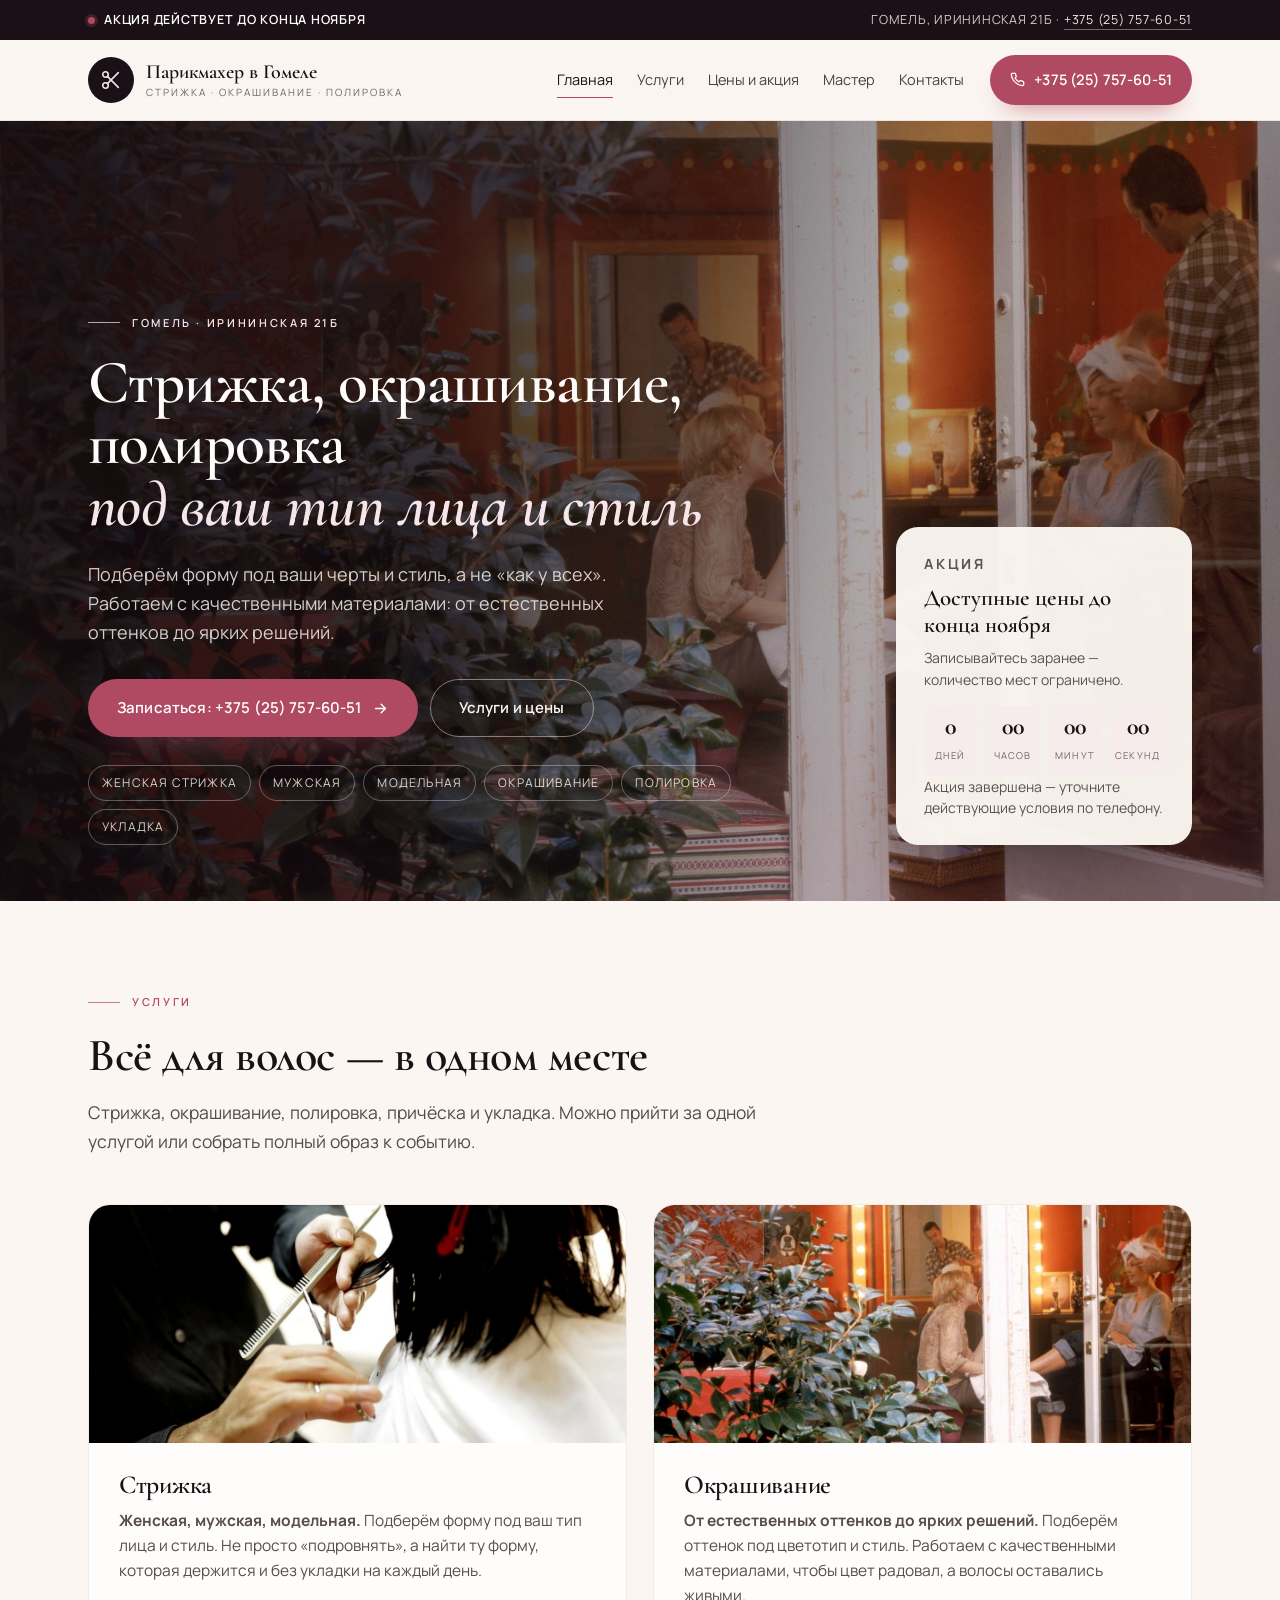
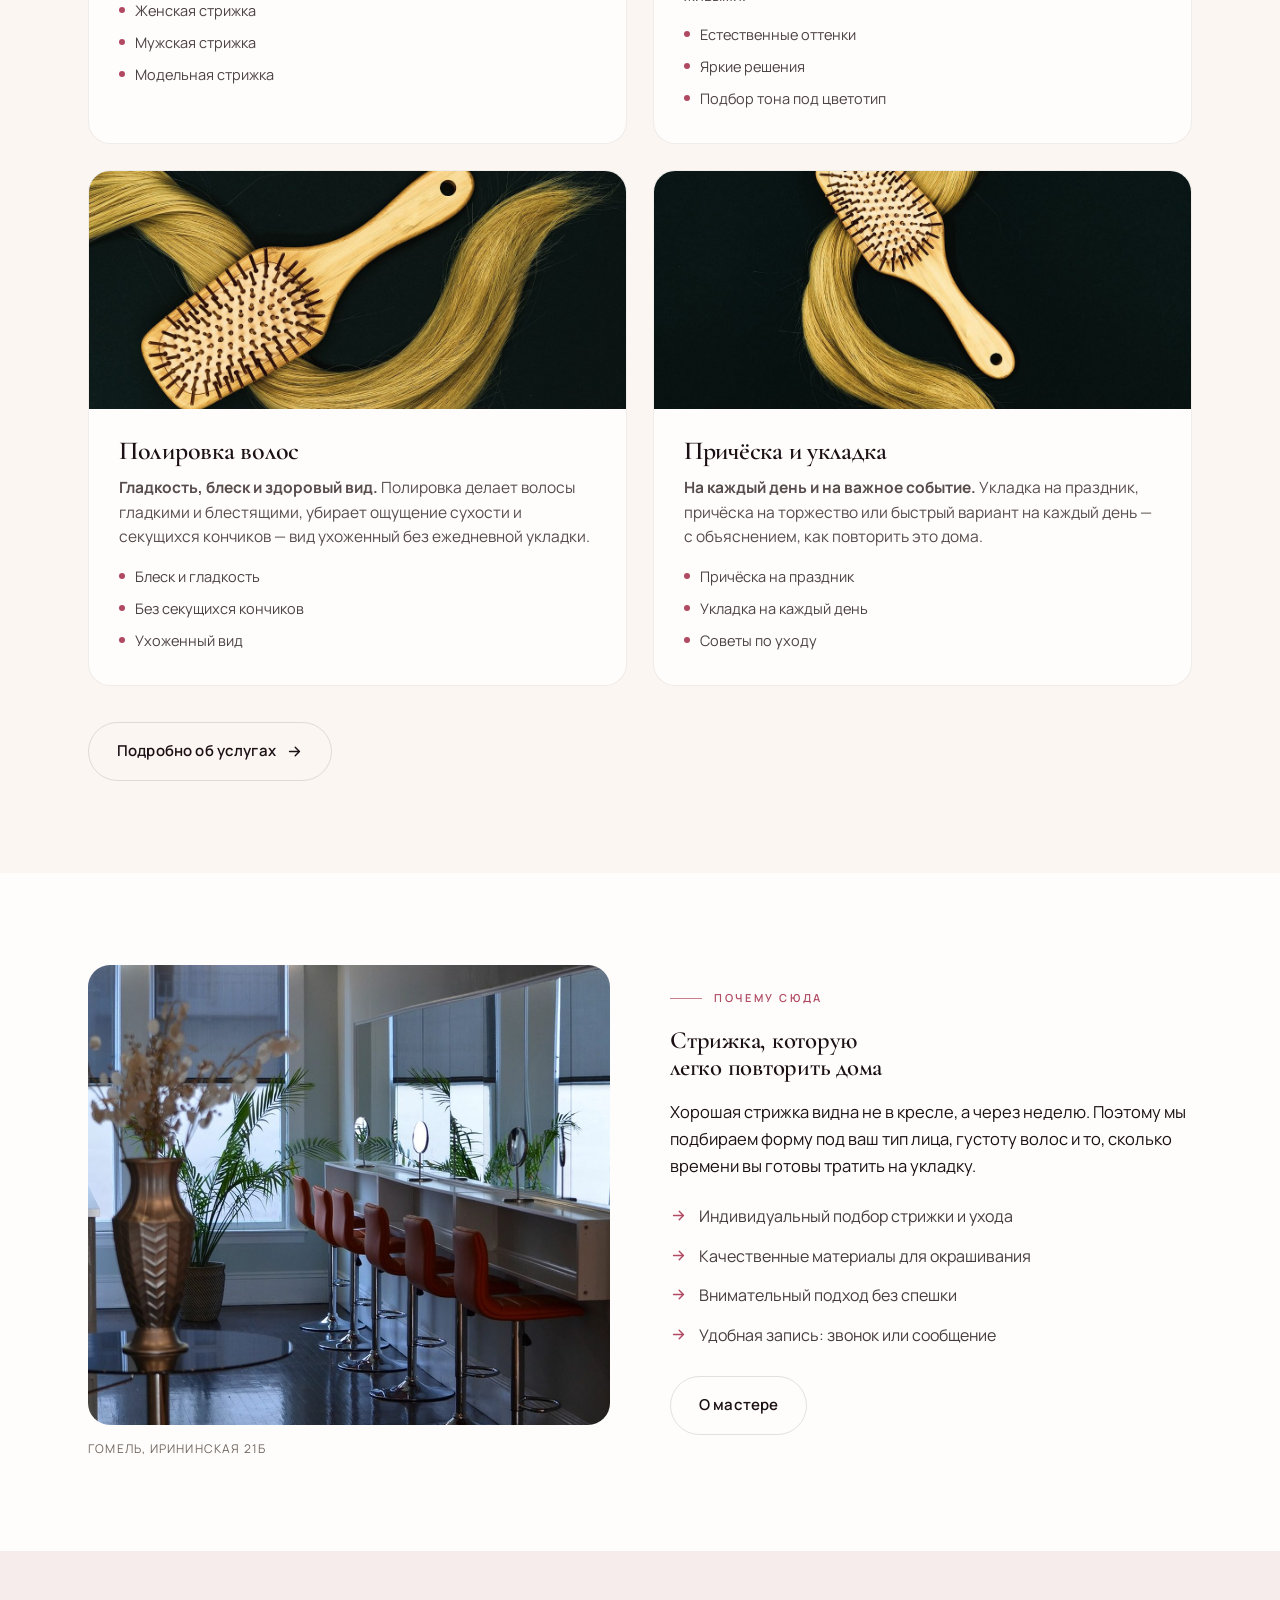
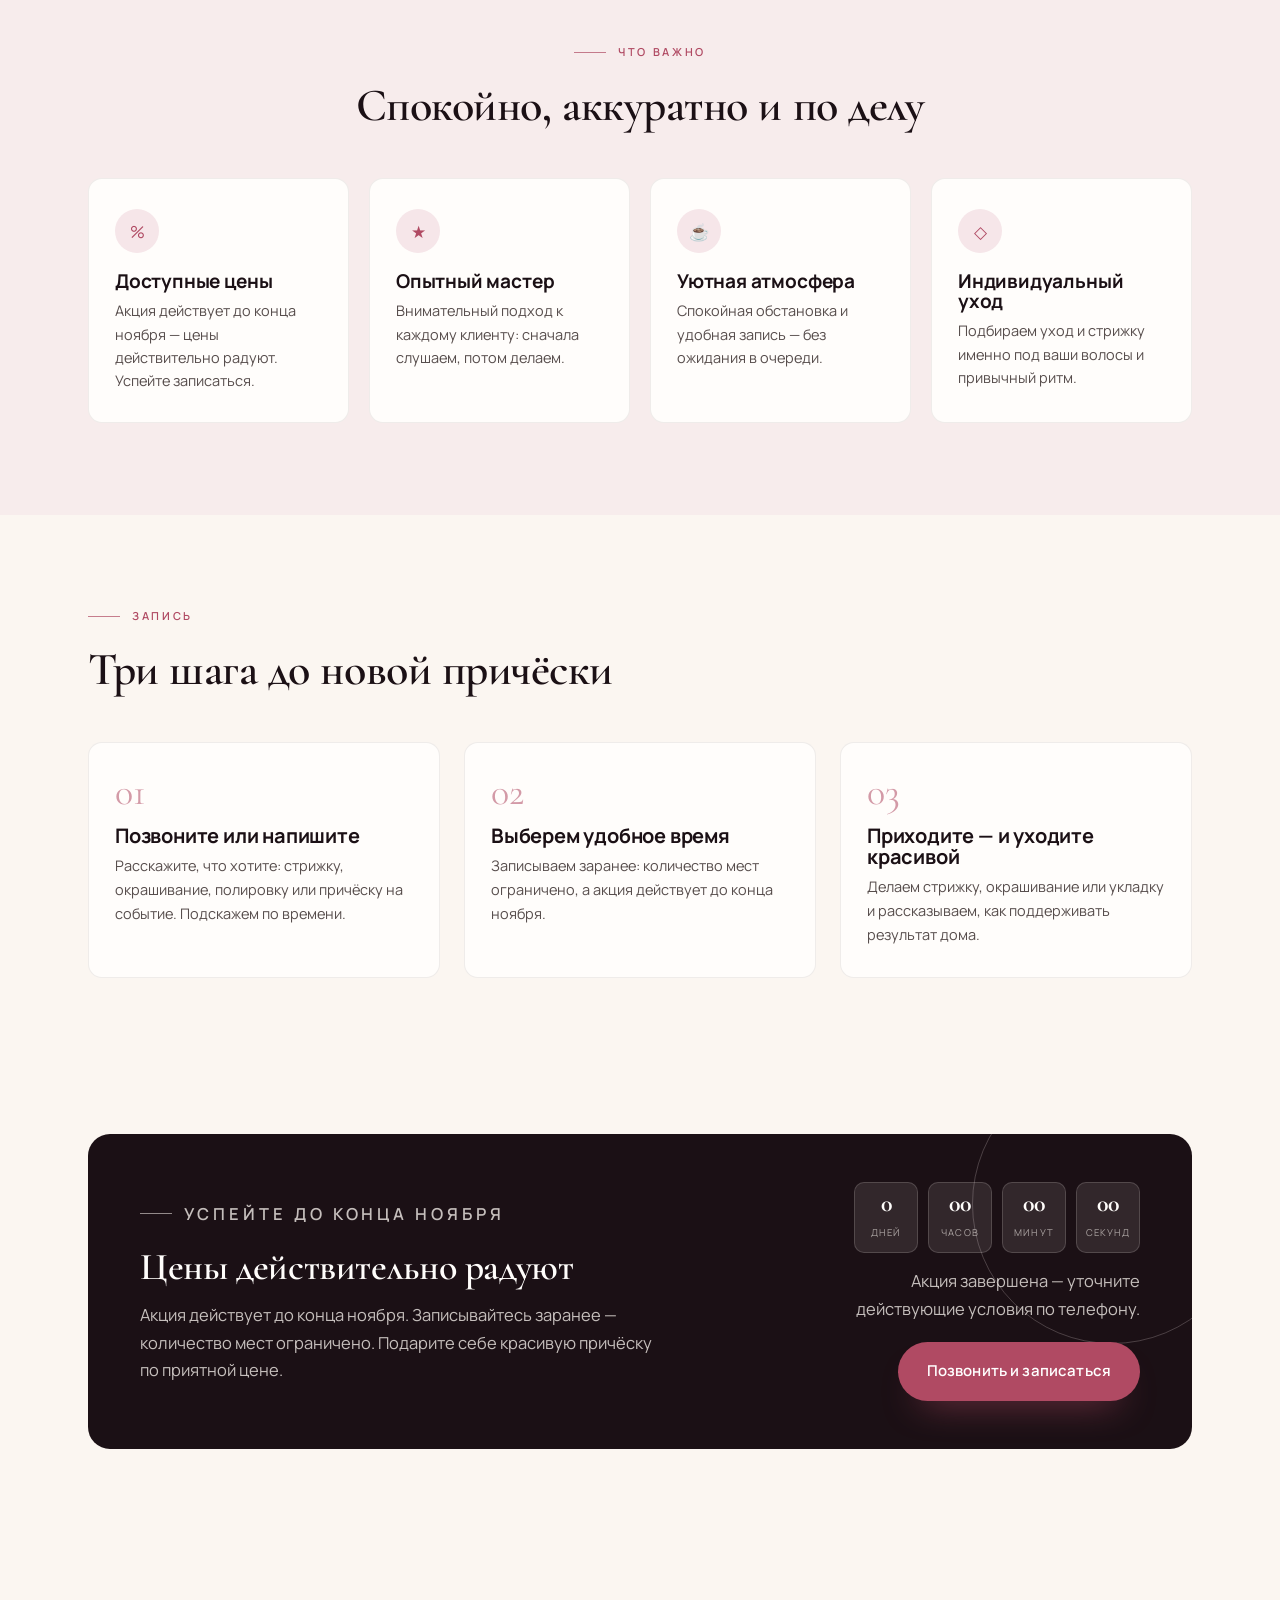
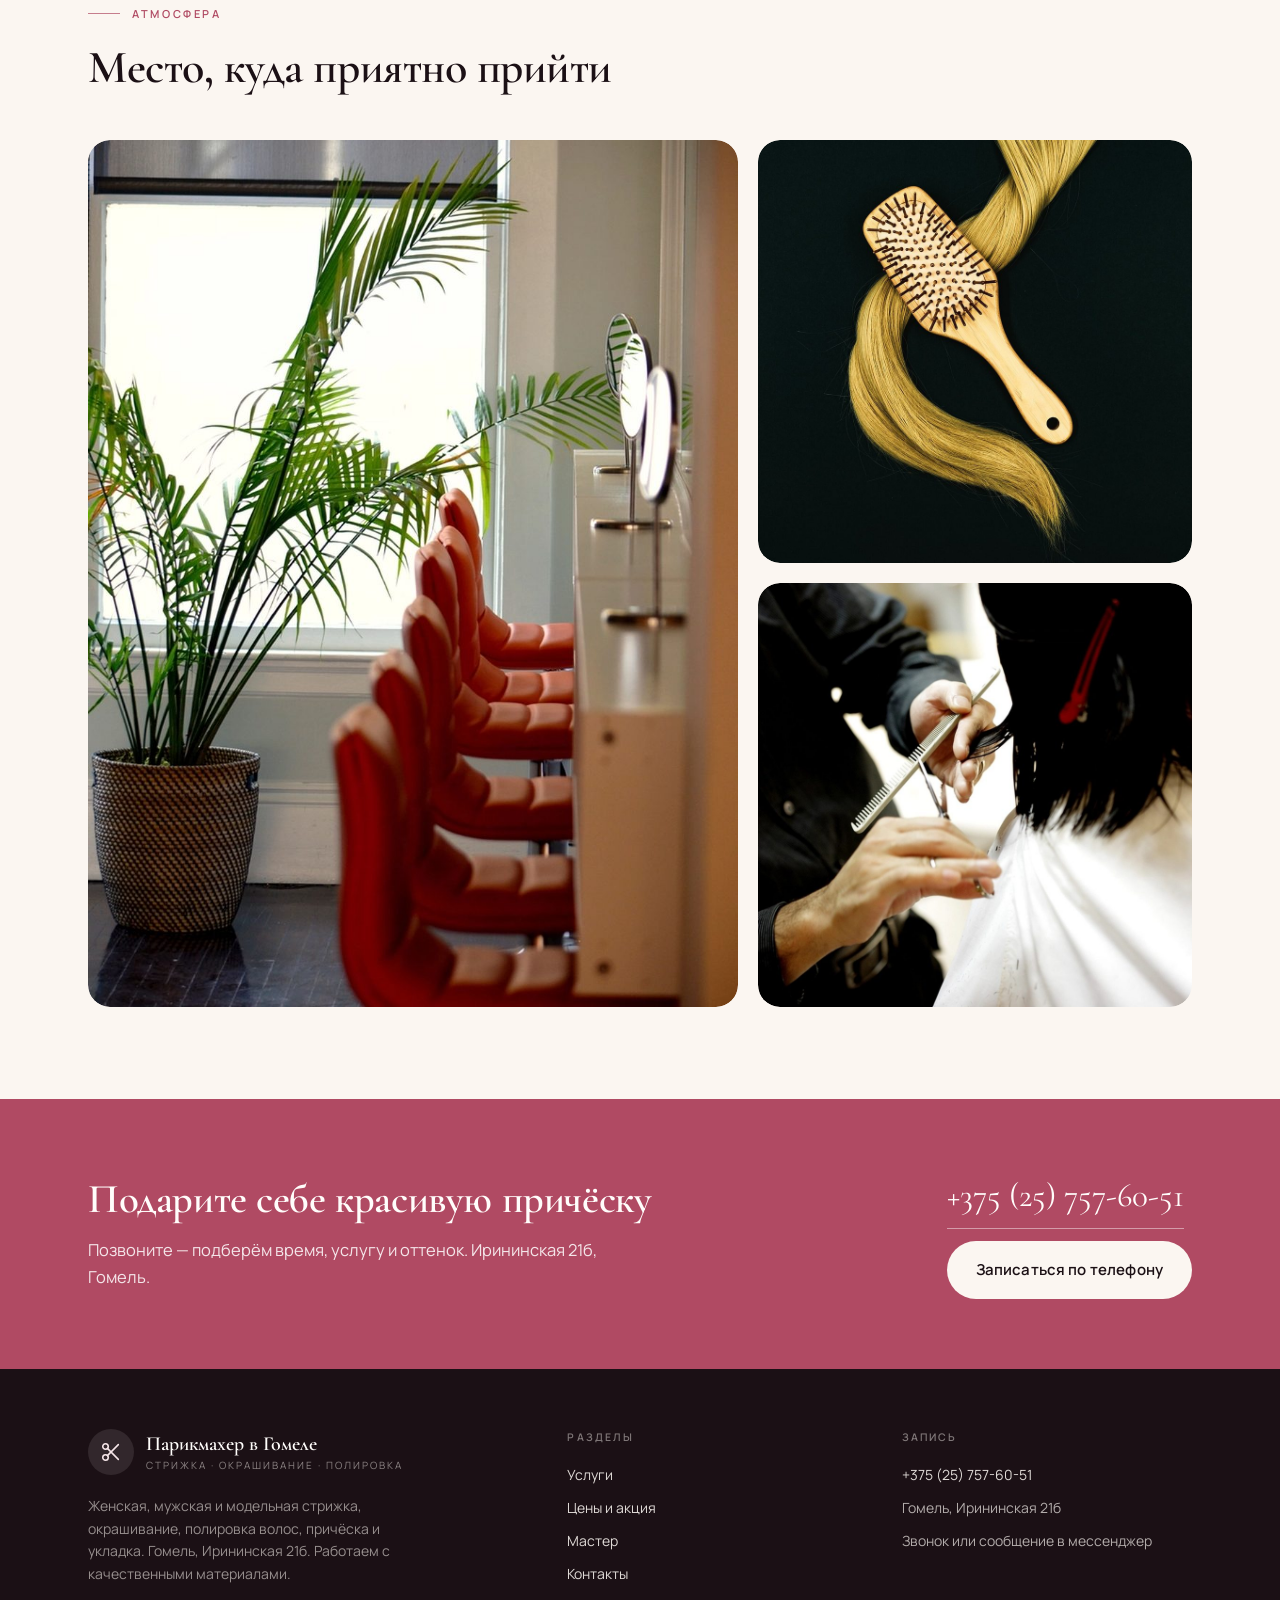
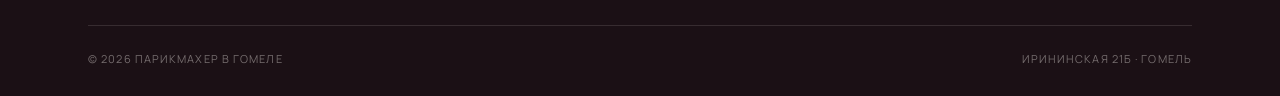
<file: index.html>
<!DOCTYPE html>
<html lang="ru">
<head>
<meta charset="utf-8">
<meta name="viewport" content="width=device-width, initial-scale=1">
<title>Стрижка, окрашивание, полировка в Гомеле | Ирининская 21б</title>
<meta name="description" content="Парикмахер в Гомеле: женская, мужская и модельная стрижка, окрашивание, полировка волос, причёска и укладка. Акция до конца ноября. Ирининская 21б, +375 (25) 757-60-51.">
<meta name="theme-color" content="#1b1015">
<link rel="canonical" href="index.html">
<meta property="og:type" content="website">
<meta property="og:title" content="Стрижка, окрашивание, полировка в Гомеле">
<meta property="og:description" content="Парикмахер в Гомеле: женская, мужская и модельная стрижка, окрашивание, полировка волос, причёска и укладка. Акция до конца ноября. Ирининская 21б, +375 (25) 757-60-51.">
<meta property="og:image" content="assets/img/og.jpg">
<meta property="og:locale" content="ru_BY">
<link rel="icon" href="assets/favicon.svg" type="image/svg+xml">
<link rel="preconnect" href="https://fonts.googleapis.com">
<link rel="preconnect" href="https://fonts.gstatic.com" crossorigin>
<link href="https://fonts.googleapis.com/css2?family=Cormorant+Garamond:ital,wght@0,500;0,600;1,500&family=Manrope:wght@400;500;600;700&display=swap" rel="stylesheet">
<link rel="stylesheet" href="assets/css/style.css">
</head>
<body data-page="home">
<a class="skip" href="#main">Перейти к содержимому</a>

<div class="promo-strip">
  <div class="wrap">
    <div><span class="promo-strip__dot"></span><b>Акция действует до конца ноября</b></div>
    <div class="promo-strip__hide">Гомель, Ирининская 21б · <a href="tel:+375257576051">+375 (25) 757-60-51</a></div>
  </div>
</div>

<header class="site-header">
  <div class="wrap">
    <a class="brand" href="index.html" aria-label="На главную">
      <span class="brand__mark"><svg width="22" height="22" viewBox="0 0 24 24" fill="none" stroke="currentColor" stroke-width="1.7" stroke-linecap="round" stroke-linejoin="round" aria-hidden="true"><circle cx="6" cy="18" r="3"/><circle cx="6" cy="6" r="3"/><path d="M8.1 15.9 20 4M8.1 8.1 20 20"/></svg></span>
      <span class="brand__text">
        <span class="brand__name">Парикмахер в Гомеле</span>
        <span class="brand__sub">стрижка · окрашивание · полировка</span>
      </span>
    </a>

    <nav class="nav" id="main-nav" aria-label="Основное меню">
      <a href="index.html" aria-current="page">Главная</a>
      <a href="uslugi.html">Услуги</a>
      <a href="ceny.html">Цены и акция</a>
      <a href="o-mastere.html">Мастер</a>
      <a href="kontakty.html">Контакты</a>
    </nav>

    <a class="header-phone" href="tel:+375257576051">
      <svg width="15" height="15" viewBox="0 0 24 24" fill="none" stroke="currentColor" stroke-width="2" stroke-linecap="round" stroke-linejoin="round" aria-hidden="true"><path d="M22 16.9v3a2 2 0 0 1-2.2 2 19.8 19.8 0 0 1-8.6-3.1 19.5 19.5 0 0 1-6-6A19.8 19.8 0 0 1 2.1 4.2 2 2 0 0 1 4.1 2h3a2 2 0 0 1 2 1.7c.1.9.4 1.8.7 2.6a2 2 0 0 1-.5 2.1L8.1 9.6a16 16 0 0 0 6 6l1.2-1.2a2 2 0 0 1 2.1-.5c.8.3 1.7.6 2.6.7a2 2 0 0 1 1.7 2Z"/></svg>
      +375 (25) 757-60-51
    </a>

    <button class="burger" type="button" aria-label="Меню" aria-expanded="false" aria-controls="main-nav">
      <span></span>
    </button>
  </div>
</header>

<main id="main">

  <section class="hero">
    <div class="hero__bg">
      <img src="assets/img/hero.jpg" width="1920" height="1180" alt="Работа с волосами в парикмахерском зале" fetchpriority="high">
    </div>
    <div class="wrap">
      <div class="hero__inner">
        <p class="eyebrow eyebrow--light">Гомель · Ирининская 21б</p>
        <h1>Стрижка, окрашивание, полировка <em>под ваш тип лица и стиль</em></h1>
        <p class="hero__lead">Подберём форму под ваши черты и стиль, а не «как у всех». Работаем с качественными материалами: от естественных оттенков до ярких решений.</p>
        <div class="hero__actions">
          <a class="btn btn--primary" href="tel:+375257576051">Записаться: +375 (25) 757-60-51 <svg width="17" height="17" viewBox="0 0 24 24" fill="none" stroke="currentColor" stroke-width="2" stroke-linecap="round" stroke-linejoin="round" aria-hidden="true"><path d="M5 12h14M13 6l6 6-6 6"/></svg></a>
          <a class="btn btn--ghost" href="uslugi.html">Услуги и цены</a>
        </div>
        <div class="hero__chips">
          <span>Женская стрижка</span>
          <span>Мужская</span>
          <span>Модельная</span>
          <span>Окрашивание</span>
          <span>Полировка</span>
          <span>Укладка</span>
        </div>
      </div>

      <aside class="promo-card">
        <p class="promo-card__label">Акция</p>
        <b>Доступные цены до конца ноября</b>
        <p>Записывайтесь заранее — количество мест ограничено.</p>
        <div class="countdown" data-countdown>
              <div><strong data-d>0</strong><small>дней</small></div>
              <div><strong data-h>00</strong><small>часов</small></div>
              <div><strong data-m>00</strong><small>минут</small></div>
              <div><strong data-s>00</strong><small>секунд</small></div>
            </div>
        <p data-expired hidden>Акция завершена — уточните действующие условия по телефону.</p>
      </aside>
    </div>
  </section>

  <section class="section">
    <div class="wrap">
      <div class="section__head reveal">
        <p class="eyebrow">Услуги</p>
        <h2>Всё для волос — в одном месте</h2>
        <p class="lead">Стрижка, окрашивание, полировка, причёска и укладка. Можно прийти за одной услугой или собрать полный образ к событию.</p>
      </div>
      <div class="services">
        <article class="service reveal">
          <div class="service__media"><img src="assets/img/usl-strizhka.jpg" width="1200" height="900" alt="Стрижка" loading="lazy"></div>
          <div class="service__body">
            <h3>Стрижка</h3>
            <p><strong>Женская, мужская, модельная.</strong> Подберём форму под ваш тип лица и стиль. Не просто «подровнять», а найти ту форму, которая держится и без укладки на каждый день.</p>
            <ul><li>Женская стрижка</li><li>Мужская стрижка</li><li>Модельная стрижка</li></ul>
          </div>
        </article>
        <article class="service reveal">
          <div class="service__media"><img src="assets/img/usl-okrashivanie.jpg" width="1200" height="900" alt="Окрашивание" loading="lazy"></div>
          <div class="service__body">
            <h3>Окрашивание</h3>
            <p><strong>От естественных оттенков до ярких решений.</strong> Подберём оттенок под цветотип и стиль. Работаем с качественными материалами, чтобы цвет радовал, а волосы оставались живыми.</p>
            <ul><li>Естественные оттенки</li><li>Яркие решения</li><li>Подбор тона под цветотип</li></ul>
          </div>
        </article>
        <article class="service reveal">
          <div class="service__media"><img src="assets/img/usl-polirovka.jpg" width="1200" height="900" alt="Полировка волос" loading="lazy"></div>
          <div class="service__body">
            <h3>Полировка волос</h3>
            <p><strong>Гладкость, блеск и здоровый вид.</strong> Полировка делает волосы гладкими и блестящими, убирает ощущение сухости и секущихся кончиков — вид ухоженный без ежедневной укладки.</p>
            <ul><li>Блеск и гладкость</li><li>Без секущихся кончиков</li><li>Ухоженный вид</li></ul>
          </div>
        </article>
        <article class="service reveal">
          <div class="service__media"><img src="assets/img/usl-ukladka.jpg" width="1200" height="900" alt="Причёска и укладка" loading="lazy"></div>
          <div class="service__body">
            <h3>Причёска и укладка</h3>
            <p><strong>На каждый день и на важное событие.</strong> Укладка на праздник, причёска на торжество или быстрый вариант на каждый день — с объяснением, как повторить это дома.</p>
            <ul><li>Причёска на праздник</li><li>Укладка на каждый день</li><li>Советы по уходу</li></ul>
          </div>
        </article>
      </div>
      <div class="hero__actions" style="margin-top:36px">
        <a class="btn btn--outline" href="uslugi.html">Подробно об услугах <svg width="17" height="17" viewBox="0 0 24 24" fill="none" stroke="currentColor" stroke-width="2" stroke-linecap="round" stroke-linejoin="round" aria-hidden="true"><path d="M5 12h14M13 6l6 6-6 6"/></svg></a>
      </div>
    </div>
  </section>

  <section class="section section--paper">
    <div class="wrap">
      <div class="split">
        <div class="split__media reveal">
          <img src="assets/img/salon.jpg" width="1200" height="850" alt="Рабочее место парикмахера: кресло и зеркало">
          <p class="split__caption">Гомель, Ирининская 21б</p>
        </div>
        <div class="reveal">
          <p class="eyebrow">Почему сюда</p>
          <h2>Стрижка, которую<br>легко повторить дома</h2>
          <p class="lead" style="margin-top:18px">Хорошая стрижка видна не в кресле, а через неделю. Поэтому мы подбираем форму под ваш тип лица, густоту волос и то, сколько времени вы готовы тратить на укладку.</p>
          <ul class="checks" style="margin-top:24px">
            <li><svg width="17" height="17" viewBox="0 0 24 24" fill="none" stroke="currentColor" stroke-width="2" stroke-linecap="round" stroke-linejoin="round" aria-hidden="true"><path d="M5 12h14M13 6l6 6-6 6"/></svg> Индивидуальный подбор стрижки и ухода</li>
            <li><svg width="17" height="17" viewBox="0 0 24 24" fill="none" stroke="currentColor" stroke-width="2" stroke-linecap="round" stroke-linejoin="round" aria-hidden="true"><path d="M5 12h14M13 6l6 6-6 6"/></svg> Качественные материалы для окрашивания</li>
            <li><svg width="17" height="17" viewBox="0 0 24 24" fill="none" stroke="currentColor" stroke-width="2" stroke-linecap="round" stroke-linejoin="round" aria-hidden="true"><path d="M5 12h14M13 6l6 6-6 6"/></svg> Внимательный подход без спешки</li>
            <li><svg width="17" height="17" viewBox="0 0 24 24" fill="none" stroke="currentColor" stroke-width="2" stroke-linecap="round" stroke-linejoin="round" aria-hidden="true"><path d="M5 12h14M13 6l6 6-6 6"/></svg> Удобная запись: звонок или сообщение</li>
          </ul>
          <div class="hero__actions" style="margin-top:28px">
            <a class="btn btn--outline" href="o-mastere.html">О мастере</a>
          </div>
        </div>
      </div>
    </div>
  </section>

  <section class="section section--blush">
    <div class="wrap">
      <div class="section__head section__head--center reveal">
        <p class="eyebrow">Что важно</p>
        <h2>Спокойно, аккуратно и по делу</h2>
      </div>
      <div class="features">
        <article class="feature reveal">
          <div class="feature__icon">%</div>
          <h3>Доступные цены</h3>
          <p>Акция действует до конца ноября — цены действительно радуют. Успейте записаться.</p>
        </article>
        <article class="feature reveal">
          <div class="feature__icon">★</div>
          <h3>Опытный мастер</h3>
          <p>Внимательный подход к каждому клиенту: сначала слушаем, потом делаем.</p>
        </article>
        <article class="feature reveal">
          <div class="feature__icon">☕</div>
          <h3>Уютная атмосфера</h3>
          <p>Спокойная обстановка и удобная запись — без ожидания в очереди.</p>
        </article>
        <article class="feature reveal">
          <div class="feature__icon">◇</div>
          <h3>Индивидуальный уход</h3>
          <p>Подбираем уход и стрижку именно под ваши волосы и привычный ритм.</p>
        </article>
      </div>
    </div>
  </section>

  <section class="section">
    <div class="wrap">
      <div class="section__head reveal">
        <p class="eyebrow">Запись</p>
        <h2>Три шага до новой причёски</h2>
      </div>
      <div class="steps reveal">
        <article class="step">
          <span class="step__num">01</span>
          <h3>Позвоните или напишите</h3>
          <p>Расскажите, что хотите: стрижку, окрашивание, полировку или причёску на событие. Подскажем по времени.</p>
        </article>
        <article class="step">
          <span class="step__num">02</span>
          <h3>Выберем удобное время</h3>
          <p>Записываем заранее: количество мест ограничено, а акция действует до конца ноября.</p>
        </article>
        <article class="step">
          <span class="step__num">03</span>
          <h3>Приходите — и уходите красивой</h3>
          <p>Делаем стрижку, окрашивание или укладку и рассказываем, как поддерживать результат дома.</p>
        </article>
      </div>
    </div>
  </section>

  <section class="section section--tight">
    <div class="wrap">
      <div class="promoband reveal">
        <div>
          <p class="eyebrow eyebrow--light">Успейте до конца ноября</p>
          <h3>Цены действительно радуют</h3>
          <p>Акция действует до конца ноября. Записывайтесь заранее — количество мест ограничено. Подарите себе красивую причёску по приятной цене.</p>
        </div>
        <div class="promoband__right">
          <div class="countdown" data-countdown>
              <div><strong data-d>0</strong><small>дней</small></div>
              <div><strong data-h>00</strong><small>часов</small></div>
              <div><strong data-m>00</strong><small>минут</small></div>
              <div><strong data-s>00</strong><small>секунд</small></div>
            </div>
          <p data-expired hidden style="margin-top:14px">Акция завершена — уточните действующие условия по телефону.</p>
          <div style="margin-top:20px">
            <a class="btn btn--primary" href="tel:+375257576051">Позвонить и записаться</a>
          </div>
        </div>
      </div>
    </div>
  </section>

  <section class="section">
    <div class="wrap">
      <div class="section__head reveal">
        <p class="eyebrow">Атмосфера</p>
        <h2>Место, куда приятно прийти</h2>
      </div>
      <div class="gallery reveal">
        <figure><img src="assets/img/salon-2.jpg" width="900" height="1200" alt="Интерьер парикмахерского зала" loading="lazy"></figure>
        <div class="gallery__col">
          <figure><img src="assets/img/usl-ukladka.jpg" width="1200" height="900" alt="Укладка волос" loading="lazy"></figure>
          <figure><img src="assets/img/usl-strizhka.jpg" width="1200" height="900" alt="Стрижка в зале" loading="lazy"></figure>
        </div>
      </div>
    </div>
  </section>

  <section class="cta">
    <div class="wrap">
      <div>
        <h2>Подарите себе красивую причёску</h2>
        <p>Позвоните — подберём время, услугу и оттенок. Ирининская 21б, Гомель.</p>
      </div>
      <div class="cta__actions">
        <a class="cta__phone" href="tel:+375257576051">+375 (25) 757-60-51</a>
        <a class="btn btn--light" href="tel:+375257576051">Записаться по телефону</a>
      </div>
    </div>
  </section>

</main>

<footer class="site-footer">
  <div class="wrap">
    <div class="footer__grid">
      <div class="footer__brand">
        <a class="brand" href="index.html">
          <span class="brand__mark"><svg width="22" height="22" viewBox="0 0 24 24" fill="none" stroke="currentColor" stroke-width="1.7" stroke-linecap="round" stroke-linejoin="round" aria-hidden="true"><circle cx="6" cy="18" r="3"/><circle cx="6" cy="6" r="3"/><path d="M8.1 15.9 20 4M8.1 8.1 20 20"/></svg></span>
          <span class="brand__text">
            <span class="brand__name">Парикмахер в Гомеле</span>
            <span class="brand__sub">стрижка · окрашивание · полировка</span>
          </span>
        </a>
        <p class="footer__about">Женская, мужская и модельная стрижка, окрашивание, полировка волос, причёска и укладка. Гомель, Ирининская 21б. Работаем с качественными материалами.</p>
      </div>
      <div>
        <p class="footer__title">Разделы</p>
        <div class="footer__list">
          <a href="uslugi.html">Услуги</a>
          <a href="ceny.html">Цены и акция</a>
          <a href="o-mastere.html">Мастер</a>
          <a href="kontakty.html">Контакты</a>
        </div>
      </div>
      <div>
        <p class="footer__title">Запись</p>
        <div class="footer__list">
          <a href="tel:+375257576051">+375 (25) 757-60-51</a>
          <span>Гомель, Ирининская 21б</span>
          <span>Звонок или сообщение в мессенджер</span>
        </div>
      </div>
    </div>
    <div class="footer__bottom">
      <span>© <span id="year">2026</span> Парикмахер в Гомеле</span>
      <span>Ирининская 21б · Гомель</span>
    </div>
  </div>
</footer>

<div class="callbar">
  <a href="tel:+375257576051"><svg width="15" height="15" viewBox="0 0 24 24" fill="none" stroke="currentColor" stroke-width="2" stroke-linecap="round" stroke-linejoin="round" aria-hidden="true"><path d="M22 16.9v3a2 2 0 0 1-2.2 2 19.8 19.8 0 0 1-8.6-3.1 19.5 19.5 0 0 1-6-6A19.8 19.8 0 0 1 2.1 4.2 2 2 0 0 1 4.1 2h3a2 2 0 0 1 2 1.7c.1.9.4 1.8.7 2.6a2 2 0 0 1-.5 2.1L8.1 9.6a16 16 0 0 0 6 6l1.2-1.2a2 2 0 0 1 2.1-.5c.8.3 1.7.6 2.6.7a2 2 0 0 1 1.7 2Z"/></svg> Позвонить</a>
  <a href="kontakty.html">Как записаться</a>
</div>

<script src="assets/js/main.js"></script>
</body>
</html>
</file>
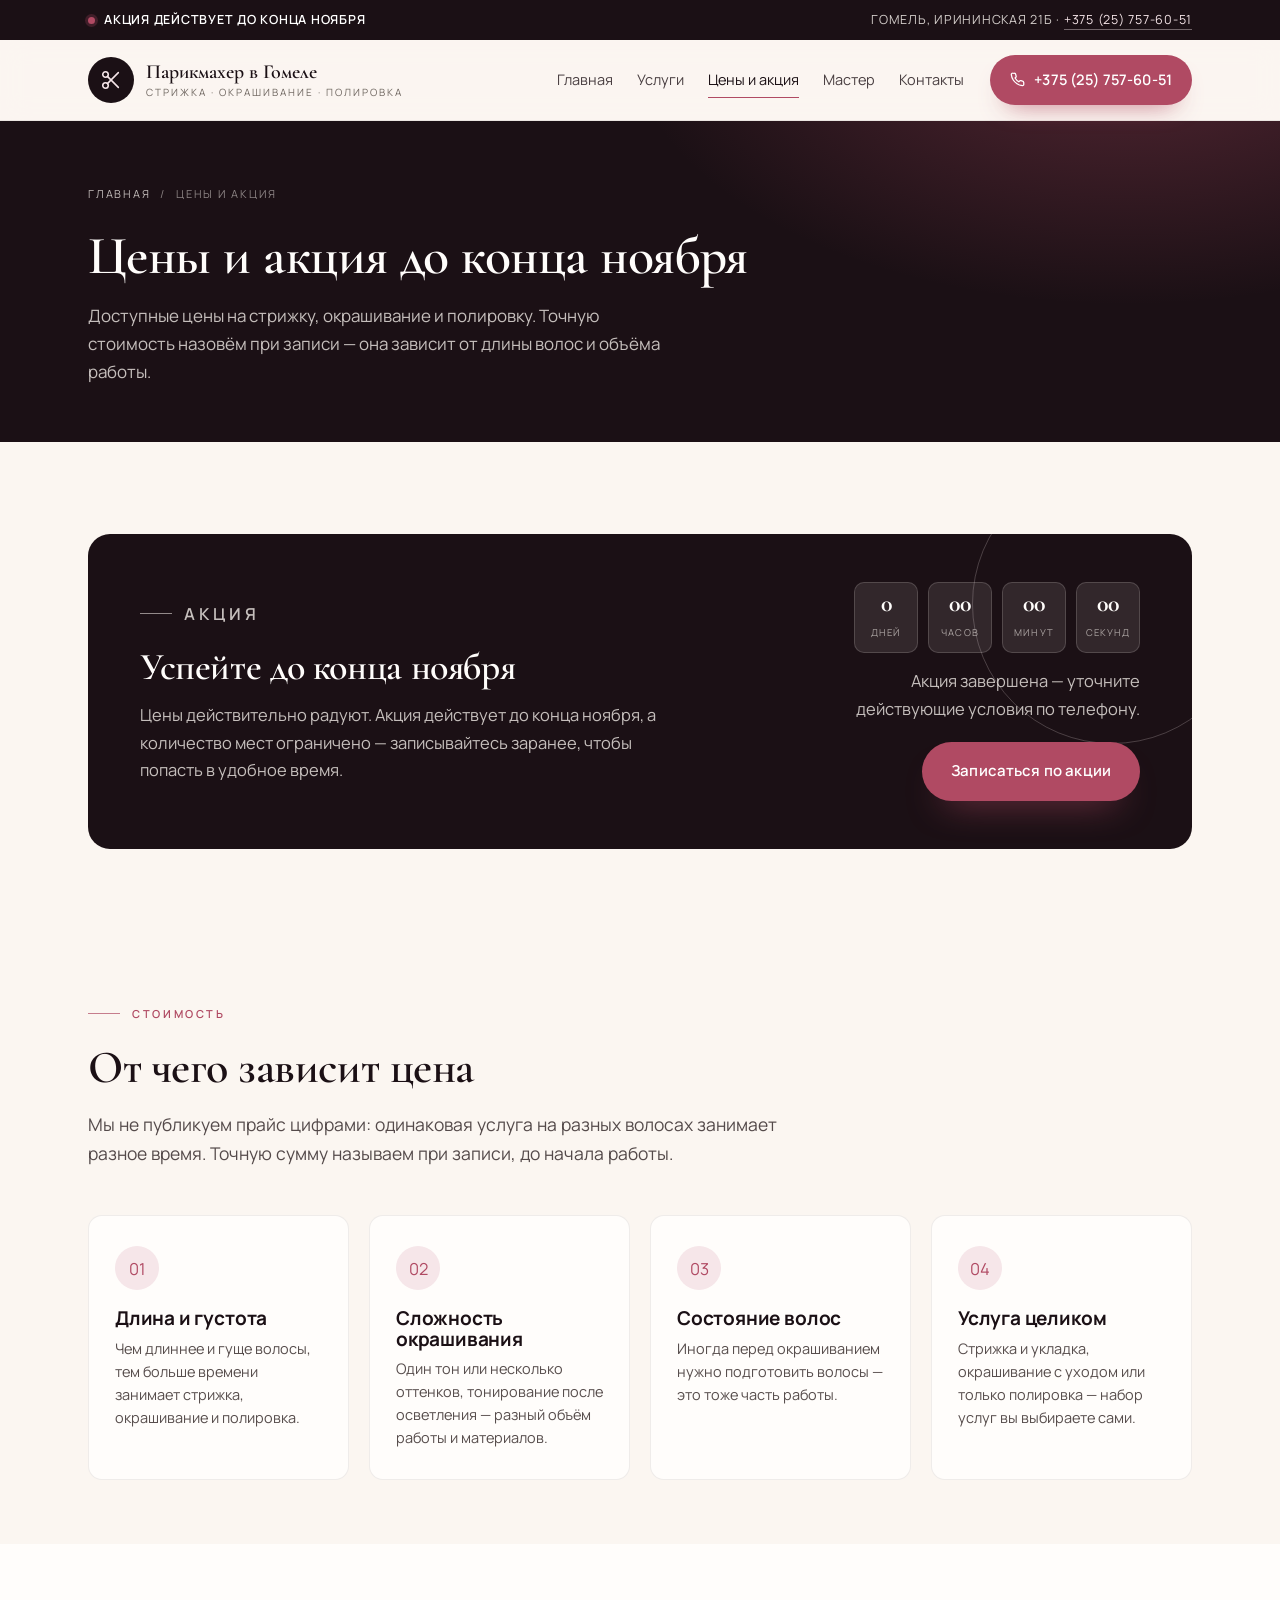
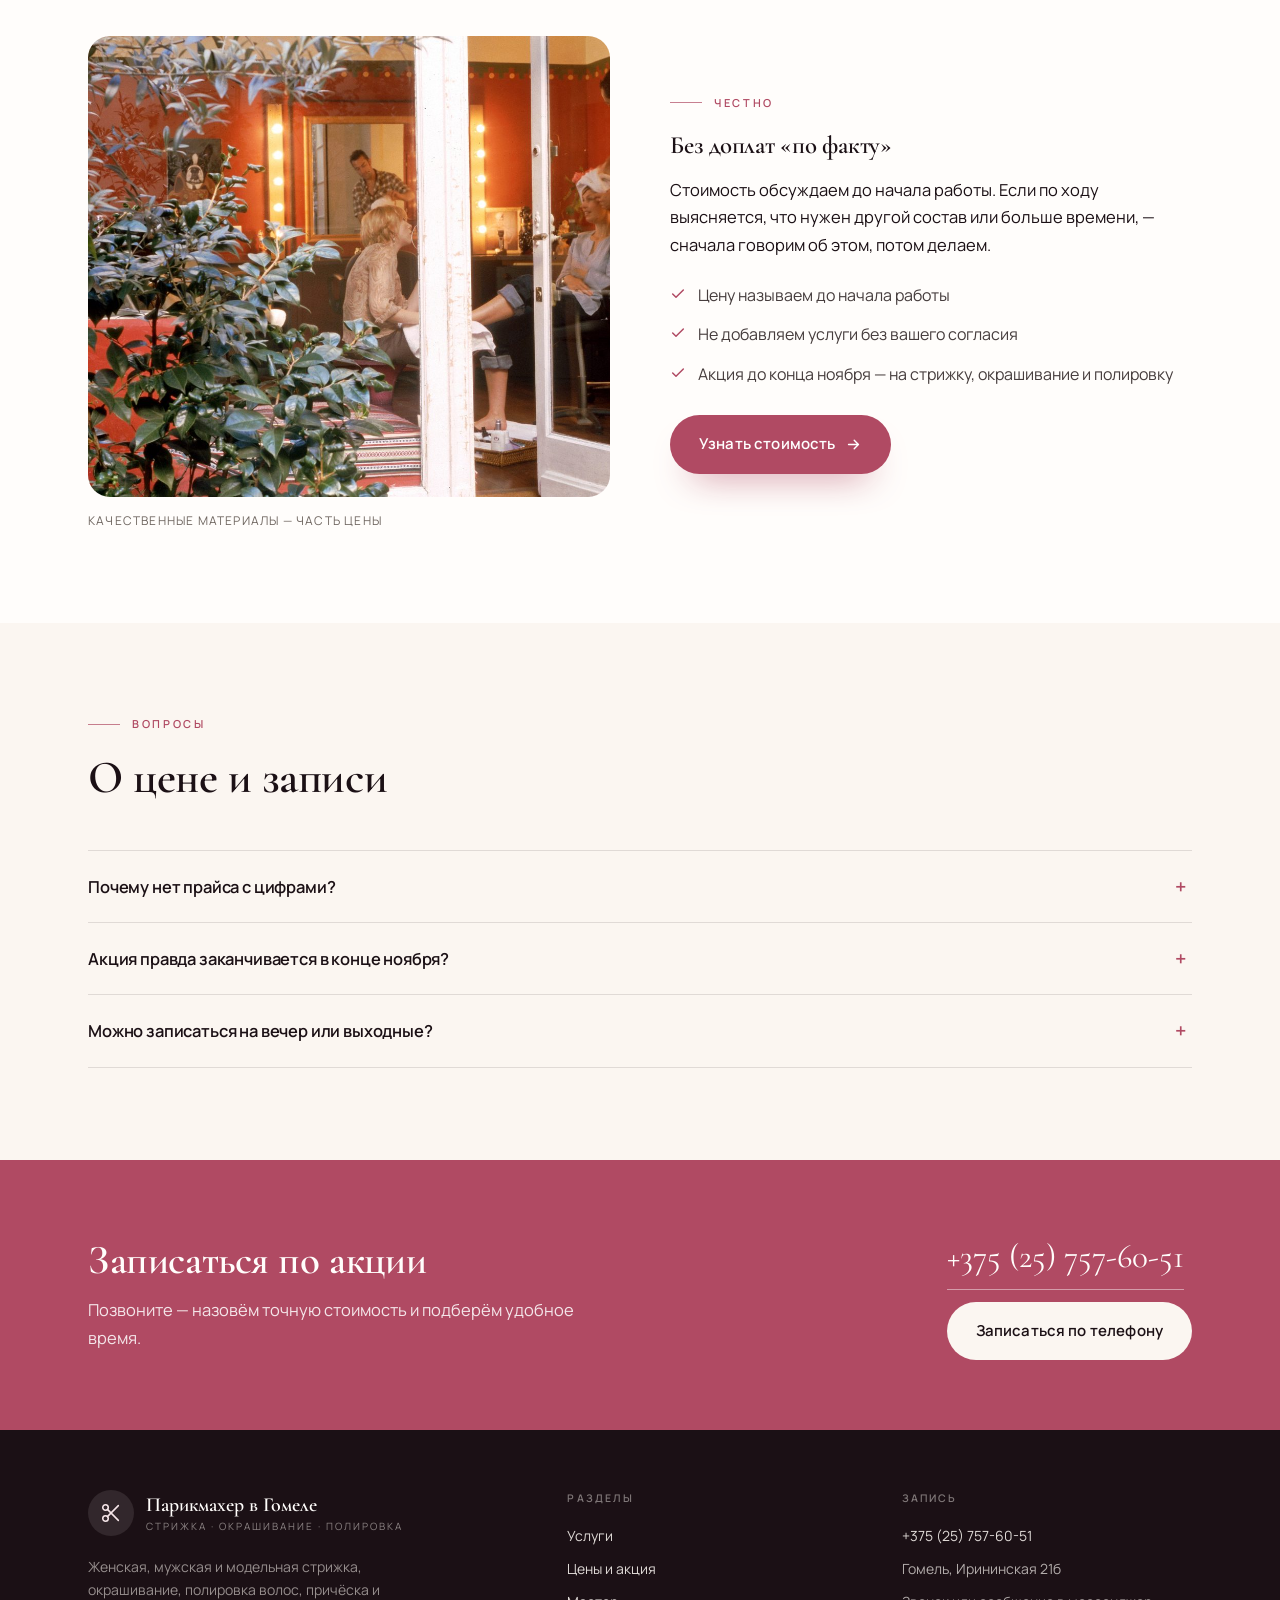
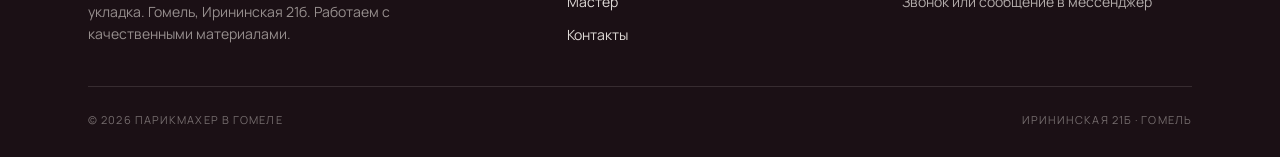
<file: ceny.html>
<!DOCTYPE html>
<html lang="ru">
<head>
<meta charset="utf-8">
<meta name="viewport" content="width=device-width, initial-scale=1">
<title>Цены и акция до конца ноября | Парикмахер в Гомеле</title>
<meta name="description" content="Доступные цены на стрижку, окрашивание и полировку в Гомеле. Акция действует до конца ноября, количество мест ограничено. Тел. +375 (25) 757-60-51.">
<meta name="theme-color" content="#1b1015">
<link rel="canonical" href="ceny.html">
<meta property="og:type" content="website">
<meta property="og:title" content="Цены и акция до конца ноября">
<meta property="og:description" content="Доступные цены на стрижку, окрашивание и полировку в Гомеле. Акция действует до конца ноября, количество мест ограничено. Тел. +375 (25) 757-60-51.">
<meta property="og:image" content="assets/img/og.jpg">
<meta property="og:locale" content="ru_BY">
<link rel="icon" href="assets/favicon.svg" type="image/svg+xml">
<link rel="preconnect" href="https://fonts.googleapis.com">
<link rel="preconnect" href="https://fonts.gstatic.com" crossorigin>
<link href="https://fonts.googleapis.com/css2?family=Cormorant+Garamond:ital,wght@0,500;0,600;1,500&family=Manrope:wght@400;500;600;700&display=swap" rel="stylesheet">
<link rel="stylesheet" href="assets/css/style.css">
</head>
<body data-page="ceny">
<a class="skip" href="#main">Перейти к содержимому</a>

<div class="promo-strip">
  <div class="wrap">
    <div><span class="promo-strip__dot"></span><b>Акция действует до конца ноября</b></div>
    <div class="promo-strip__hide">Гомель, Ирининская 21б · <a href="tel:+375257576051">+375 (25) 757-60-51</a></div>
  </div>
</div>

<header class="site-header">
  <div class="wrap">
    <a class="brand" href="index.html" aria-label="На главную">
      <span class="brand__mark"><svg width="22" height="22" viewBox="0 0 24 24" fill="none" stroke="currentColor" stroke-width="1.7" stroke-linecap="round" stroke-linejoin="round" aria-hidden="true"><circle cx="6" cy="18" r="3"/><circle cx="6" cy="6" r="3"/><path d="M8.1 15.9 20 4M8.1 8.1 20 20"/></svg></span>
      <span class="brand__text">
        <span class="brand__name">Парикмахер в Гомеле</span>
        <span class="brand__sub">стрижка · окрашивание · полировка</span>
      </span>
    </a>

    <nav class="nav" id="main-nav" aria-label="Основное меню">
      <a href="index.html">Главная</a>
      <a href="uslugi.html">Услуги</a>
      <a href="ceny.html" aria-current="page">Цены и акция</a>
      <a href="o-mastere.html">Мастер</a>
      <a href="kontakty.html">Контакты</a>
    </nav>

    <a class="header-phone" href="tel:+375257576051">
      <svg width="15" height="15" viewBox="0 0 24 24" fill="none" stroke="currentColor" stroke-width="2" stroke-linecap="round" stroke-linejoin="round" aria-hidden="true"><path d="M22 16.9v3a2 2 0 0 1-2.2 2 19.8 19.8 0 0 1-8.6-3.1 19.5 19.5 0 0 1-6-6A19.8 19.8 0 0 1 2.1 4.2 2 2 0 0 1 4.1 2h3a2 2 0 0 1 2 1.7c.1.9.4 1.8.7 2.6a2 2 0 0 1-.5 2.1L8.1 9.6a16 16 0 0 0 6 6l1.2-1.2a2 2 0 0 1 2.1-.5c.8.3 1.7.6 2.6.7a2 2 0 0 1 1.7 2Z"/></svg>
      +375 (25) 757-60-51
    </a>

    <button class="burger" type="button" aria-label="Меню" aria-expanded="false" aria-controls="main-nav">
      <span></span>
    </button>
  </div>
</header>

<main id="main">

  <section class="phero">
    <div class="wrap">
      <nav class="crumbs" aria-label="Хлебные крошки"><a href="index.html">Главная</a><span>/</span><span>Цены и акция</span></nav>
      <h1>Цены и акция до конца ноября</h1>
      <p>Доступные цены на стрижку, окрашивание и полировку. Точную стоимость назовём при записи — она зависит от длины волос и объёма работы.</p>
    </div>
  </section>

  <section class="section">
    <div class="wrap">
      <div class="promoband reveal">
        <div>
          <p class="eyebrow eyebrow--light">Акция</p>
          <h3>Успейте до конца ноября</h3>
          <p>Цены действительно радуют. Акция действует до конца ноября, а количество мест ограничено — записывайтесь заранее, чтобы попасть в удобное время.</p>
        </div>
        <div class="promoband__right">
          <div class="countdown" data-countdown>
              <div><strong data-d>0</strong><small>дней</small></div>
              <div><strong data-h>00</strong><small>часов</small></div>
              <div><strong data-m>00</strong><small>минут</small></div>
              <div><strong data-s>00</strong><small>секунд</small></div>
            </div>
          <p data-expired hidden style="margin-top:14px">Акция завершена — уточните действующие условия по телефону.</p>
          <div style="margin-top:20px">
            <a class="btn btn--primary" href="tel:+375257576051">Записаться по акции</a>
          </div>
        </div>
      </div>
    </div>
  </section>

  <section class="section section--tight">
    <div class="wrap">
      <div class="section__head reveal">
        <p class="eyebrow">Стоимость</p>
        <h2>От чего зависит цена</h2>
        <p class="lead">Мы не публикуем прайс цифрами: одинаковая услуга на разных волосах занимает разное время. Точную сумму называем при записи, до начала работы.</p>
      </div>
      <div class="features">
        <article class="feature reveal">
          <div class="feature__icon">01</div>
          <h3>Длина и густота</h3>
          <p>Чем длиннее и гуще волосы, тем больше времени занимает стрижка, окрашивание и полировка.</p>
        </article>
        <article class="feature reveal">
          <div class="feature__icon">02</div>
          <h3>Сложность окрашивания</h3>
          <p>Один тон или несколько оттенков, тонирование после осветления — разный объём работы и материалов.</p>
        </article>
        <article class="feature reveal">
          <div class="feature__icon">03</div>
          <h3>Состояние волос</h3>
          <p>Иногда перед окрашиванием нужно подготовить волосы — это тоже часть работы.</p>
        </article>
        <article class="feature reveal">
          <div class="feature__icon">04</div>
          <h3>Услуга целиком</h3>
          <p>Стрижка и укладка, окрашивание с уходом или только полировка — набор услуг вы выбираете сами.</p>
        </article>
      </div>
    </div>
  </section>

  <section class="section section--paper">
    <div class="wrap">
      <div class="split">
        <div class="split__media reveal">
          <img src="assets/img/usl-okrashivanie.jpg" width="1200" height="900" alt="Окрашивание волос" loading="lazy">
          <p class="split__caption">Качественные материалы — часть цены</p>
        </div>
        <div class="reveal">
          <p class="eyebrow">Честно</p>
          <h2>Без доплат «по факту»</h2>
          <p class="lead" style="margin-top:18px">Стоимость обсуждаем до начала работы. Если по ходу выясняется, что нужен другой состав или больше времени, — сначала говорим об этом, потом делаем.</p>
          <ul class="checks" style="margin-top:24px">
            <li><svg width="16" height="16" viewBox="0 0 24 24" fill="none" stroke="currentColor" stroke-width="2.2" stroke-linecap="round" stroke-linejoin="round" aria-hidden="true"><path d="M20 6 9 17l-5-5"/></svg> Цену называем до начала работы</li>
            <li><svg width="16" height="16" viewBox="0 0 24 24" fill="none" stroke="currentColor" stroke-width="2.2" stroke-linecap="round" stroke-linejoin="round" aria-hidden="true"><path d="M20 6 9 17l-5-5"/></svg> Не добавляем услуги без вашего согласия</li>
            <li><svg width="16" height="16" viewBox="0 0 24 24" fill="none" stroke="currentColor" stroke-width="2.2" stroke-linecap="round" stroke-linejoin="round" aria-hidden="true"><path d="M20 6 9 17l-5-5"/></svg> Акция до конца ноября — на стрижку, окрашивание и полировку</li>
          </ul>
          <div class="hero__actions" style="margin-top:28px">
            <a class="btn btn--primary" href="tel:+375257576051">Узнать стоимость <svg width="17" height="17" viewBox="0 0 24 24" fill="none" stroke="currentColor" stroke-width="2" stroke-linecap="round" stroke-linejoin="round" aria-hidden="true"><path d="M5 12h14M13 6l6 6-6 6"/></svg></a>
          </div>
        </div>
      </div>
    </div>
  </section>

  <section class="section">
    <div class="wrap">
      <div class="section__head reveal">
        <p class="eyebrow">Вопросы</p>
        <h2>О цене и записи</h2>
      </div>
      <div class="faq reveal">
        <details>
          <summary>Почему нет прайса с цифрами?</summary>
          <p>Потому что цена зависит от длины, густоты и состояния волос. Честнее назвать точную сумму по вашему случаю — это один звонок.</p>
        </details>
        <details>
          <summary>Акция правда заканчивается в конце ноября?</summary>
          <p>Да. После этого стоимость вернётся к обычной. Если хотите попасть по акции — лучше записаться заранее.</p>
        </details>
        <details>
          <summary>Можно записаться на вечер или выходные?</summary>
          <p>Уточните по телефону: подскажем ближайшее свободное время и предложим варианты.</p>
        </details>
      </div>
    </div>
  </section>

  <section class="cta">
    <div class="wrap">
      <div>
        <h2>Записаться по акции</h2>
        <p>Позвоните — назовём точную стоимость и подберём удобное время.</p>
      </div>
      <div class="cta__actions">
        <a class="cta__phone" href="tel:+375257576051">+375 (25) 757-60-51</a>
        <a class="btn btn--light" href="tel:+375257576051">Записаться по телефону</a>
      </div>
    </div>
  </section>

</main>

<footer class="site-footer">
  <div class="wrap">
    <div class="footer__grid">
      <div class="footer__brand">
        <a class="brand" href="index.html">
          <span class="brand__mark"><svg width="22" height="22" viewBox="0 0 24 24" fill="none" stroke="currentColor" stroke-width="1.7" stroke-linecap="round" stroke-linejoin="round" aria-hidden="true"><circle cx="6" cy="18" r="3"/><circle cx="6" cy="6" r="3"/><path d="M8.1 15.9 20 4M8.1 8.1 20 20"/></svg></span>
          <span class="brand__text">
            <span class="brand__name">Парикмахер в Гомеле</span>
            <span class="brand__sub">стрижка · окрашивание · полировка</span>
          </span>
        </a>
        <p class="footer__about">Женская, мужская и модельная стрижка, окрашивание, полировка волос, причёска и укладка. Гомель, Ирининская 21б. Работаем с качественными материалами.</p>
      </div>
      <div>
        <p class="footer__title">Разделы</p>
        <div class="footer__list">
          <a href="uslugi.html">Услуги</a>
          <a href="ceny.html">Цены и акция</a>
          <a href="o-mastere.html">Мастер</a>
          <a href="kontakty.html">Контакты</a>
        </div>
      </div>
      <div>
        <p class="footer__title">Запись</p>
        <div class="footer__list">
          <a href="tel:+375257576051">+375 (25) 757-60-51</a>
          <span>Гомель, Ирининская 21б</span>
          <span>Звонок или сообщение в мессенджер</span>
        </div>
      </div>
    </div>
    <div class="footer__bottom">
      <span>© <span id="year">2026</span> Парикмахер в Гомеле</span>
      <span>Ирининская 21б · Гомель</span>
    </div>
  </div>
</footer>

<div class="callbar">
  <a href="tel:+375257576051"><svg width="15" height="15" viewBox="0 0 24 24" fill="none" stroke="currentColor" stroke-width="2" stroke-linecap="round" stroke-linejoin="round" aria-hidden="true"><path d="M22 16.9v3a2 2 0 0 1-2.2 2 19.8 19.8 0 0 1-8.6-3.1 19.5 19.5 0 0 1-6-6A19.8 19.8 0 0 1 2.1 4.2 2 2 0 0 1 4.1 2h3a2 2 0 0 1 2 1.7c.1.9.4 1.8.7 2.6a2 2 0 0 1-.5 2.1L8.1 9.6a16 16 0 0 0 6 6l1.2-1.2a2 2 0 0 1 2.1-.5c.8.3 1.7.6 2.6.7a2 2 0 0 1 1.7 2Z"/></svg> Позвонить</a>
  <a href="kontakty.html">Как записаться</a>
</div>

<script src="assets/js/main.js"></script>
</body>
</html>
</file>
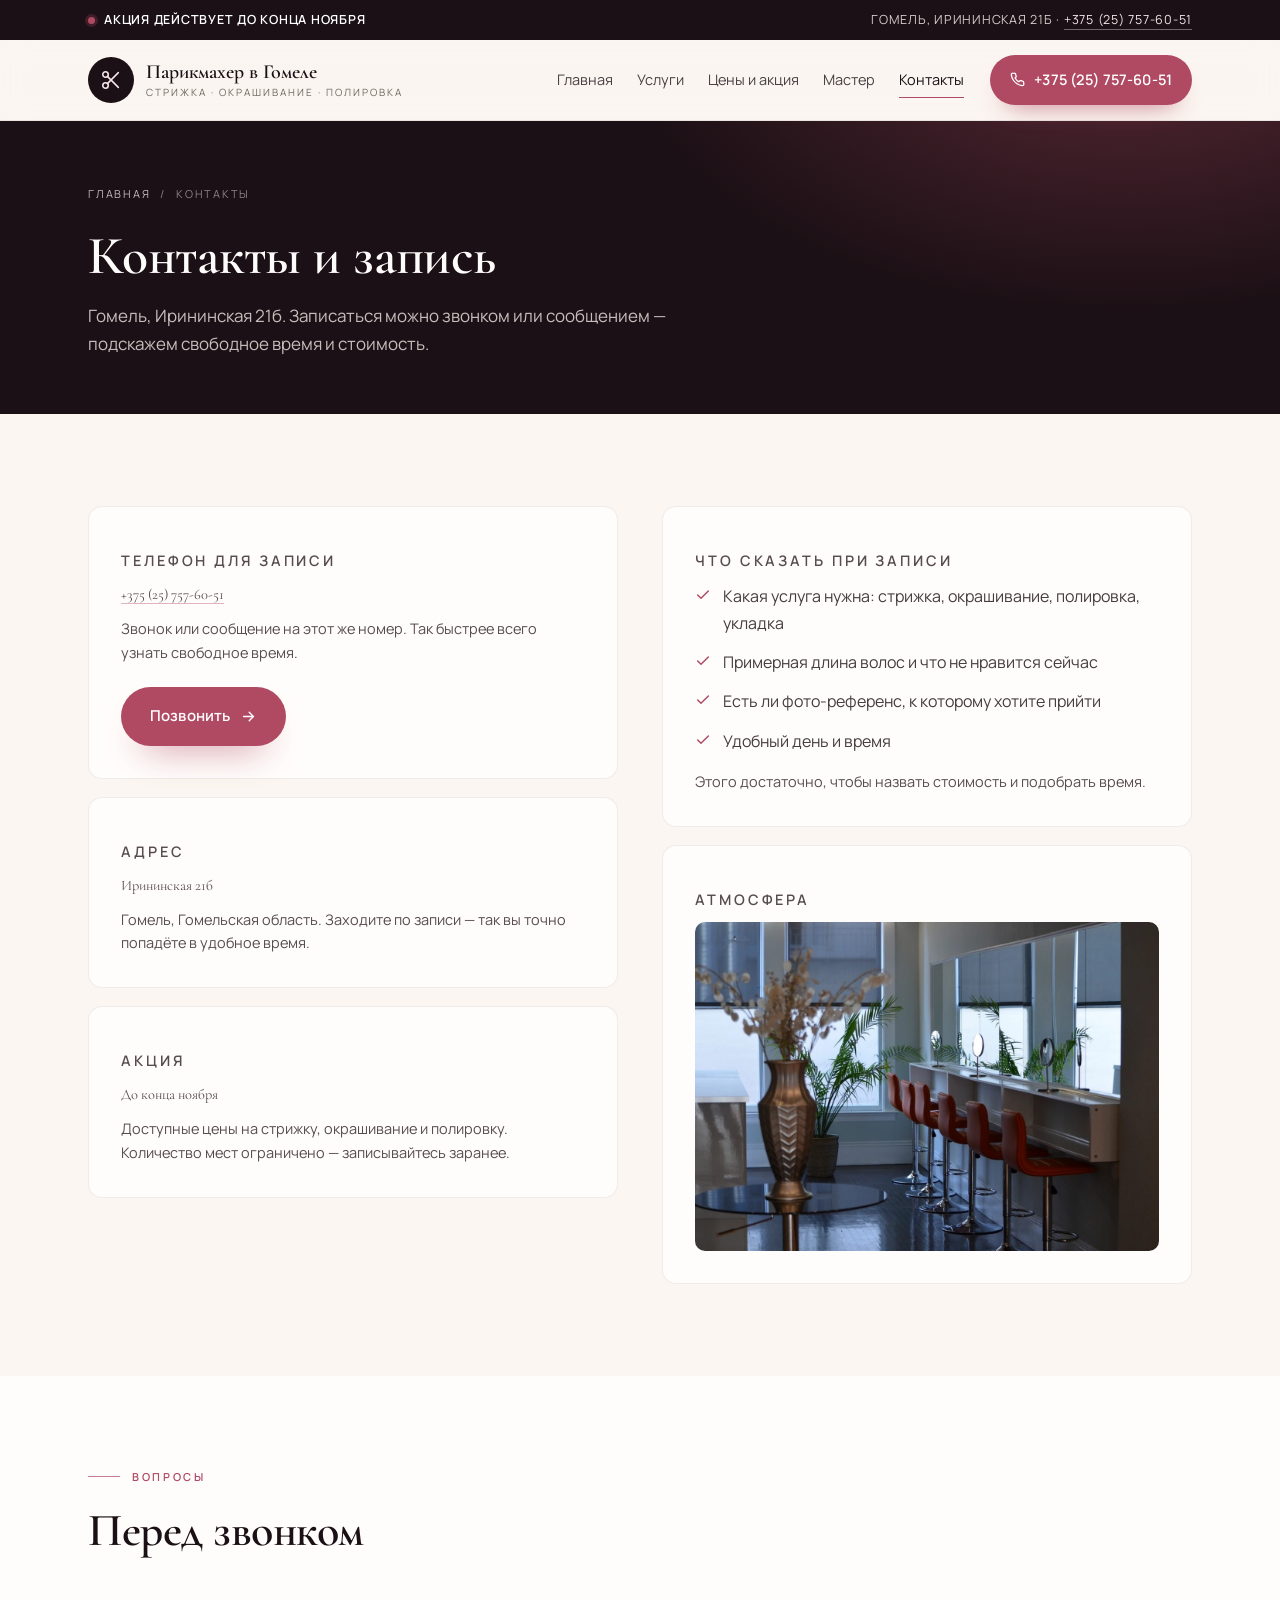
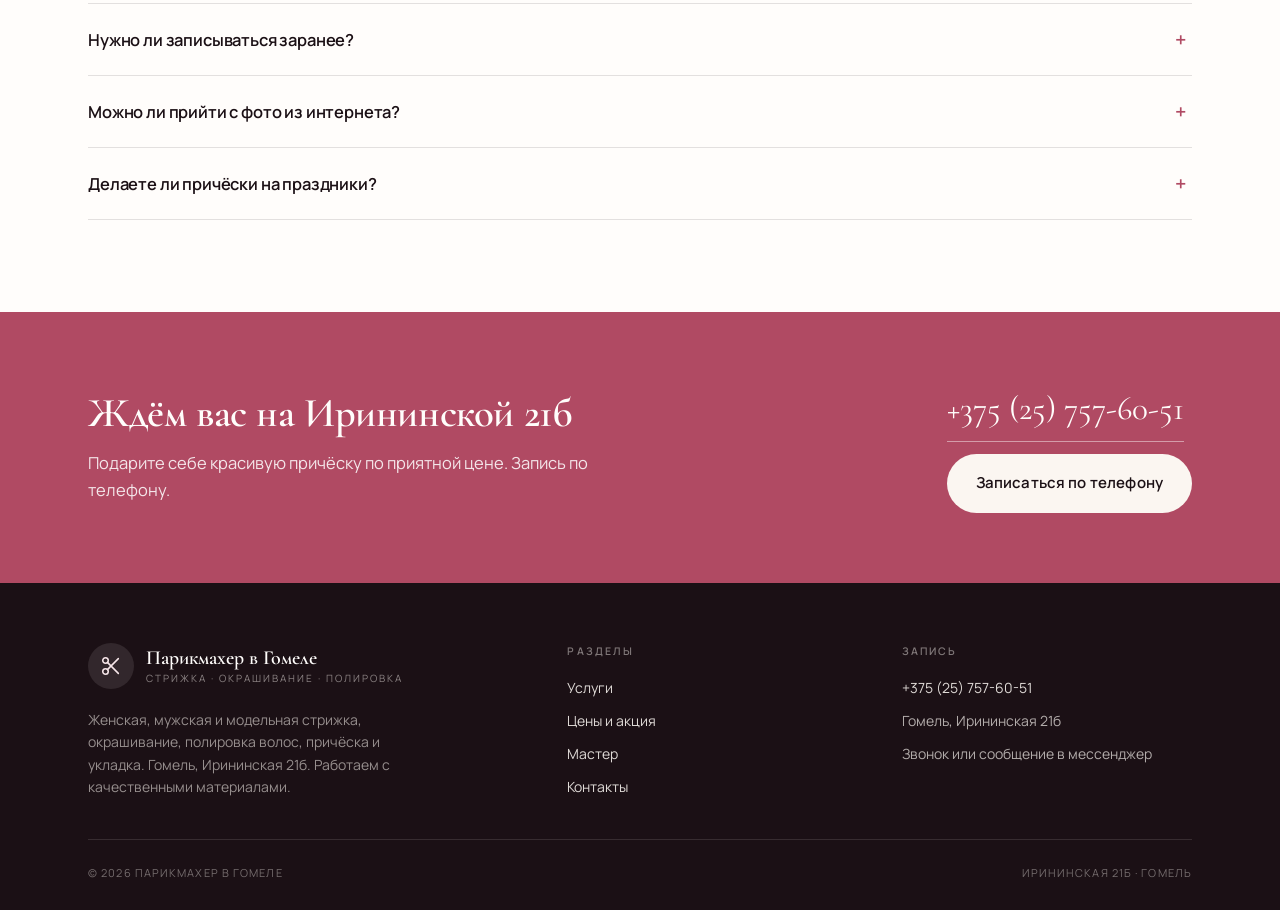
<file: kontakty.html>
<!DOCTYPE html>
<html lang="ru">
<head>
<meta charset="utf-8">
<meta name="viewport" content="width=device-width, initial-scale=1">
<title>Контакты и запись | Ирининская 21б, Гомель</title>
<meta name="description" content="Контакты парикмахера в Гомеле: телефон +375 (25) 757-60-51, адрес Ирининская 21б. Запись звонком или сообщением, акция до конца ноября.">
<meta name="theme-color" content="#1b1015">
<link rel="canonical" href="kontakty.html">
<meta property="og:type" content="website">
<meta property="og:title" content="Контакты и запись">
<meta property="og:description" content="Контакты парикмахера в Гомеле: телефон +375 (25) 757-60-51, адрес Ирининская 21б. Запись звонком или сообщением, акция до конца ноября.">
<meta property="og:image" content="assets/img/og.jpg">
<meta property="og:locale" content="ru_BY">
<link rel="icon" href="assets/favicon.svg" type="image/svg+xml">
<link rel="preconnect" href="https://fonts.googleapis.com">
<link rel="preconnect" href="https://fonts.gstatic.com" crossorigin>
<link href="https://fonts.googleapis.com/css2?family=Cormorant+Garamond:ital,wght@0,500;0,600;1,500&family=Manrope:wght@400;500;600;700&display=swap" rel="stylesheet">
<link rel="stylesheet" href="assets/css/style.css">
</head>
<body data-page="kontakty">
<a class="skip" href="#main">Перейти к содержимому</a>

<div class="promo-strip">
  <div class="wrap">
    <div><span class="promo-strip__dot"></span><b>Акция действует до конца ноября</b></div>
    <div class="promo-strip__hide">Гомель, Ирининская 21б · <a href="tel:+375257576051">+375 (25) 757-60-51</a></div>
  </div>
</div>

<header class="site-header">
  <div class="wrap">
    <a class="brand" href="index.html" aria-label="На главную">
      <span class="brand__mark"><svg width="22" height="22" viewBox="0 0 24 24" fill="none" stroke="currentColor" stroke-width="1.7" stroke-linecap="round" stroke-linejoin="round" aria-hidden="true"><circle cx="6" cy="18" r="3"/><circle cx="6" cy="6" r="3"/><path d="M8.1 15.9 20 4M8.1 8.1 20 20"/></svg></span>
      <span class="brand__text">
        <span class="brand__name">Парикмахер в Гомеле</span>
        <span class="brand__sub">стрижка · окрашивание · полировка</span>
      </span>
    </a>

    <nav class="nav" id="main-nav" aria-label="Основное меню">
      <a href="index.html">Главная</a>
      <a href="uslugi.html">Услуги</a>
      <a href="ceny.html">Цены и акция</a>
      <a href="o-mastere.html">Мастер</a>
      <a href="kontakty.html" aria-current="page">Контакты</a>
    </nav>

    <a class="header-phone" href="tel:+375257576051">
      <svg width="15" height="15" viewBox="0 0 24 24" fill="none" stroke="currentColor" stroke-width="2" stroke-linecap="round" stroke-linejoin="round" aria-hidden="true"><path d="M22 16.9v3a2 2 0 0 1-2.2 2 19.8 19.8 0 0 1-8.6-3.1 19.5 19.5 0 0 1-6-6A19.8 19.8 0 0 1 2.1 4.2 2 2 0 0 1 4.1 2h3a2 2 0 0 1 2 1.7c.1.9.4 1.8.7 2.6a2 2 0 0 1-.5 2.1L8.1 9.6a16 16 0 0 0 6 6l1.2-1.2a2 2 0 0 1 2.1-.5c.8.3 1.7.6 2.6.7a2 2 0 0 1 1.7 2Z"/></svg>
      +375 (25) 757-60-51
    </a>

    <button class="burger" type="button" aria-label="Меню" aria-expanded="false" aria-controls="main-nav">
      <span></span>
    </button>
  </div>
</header>

<main id="main">

  <section class="phero">
    <div class="wrap">
      <nav class="crumbs" aria-label="Хлебные крошки"><a href="index.html">Главная</a><span>/</span><span>Контакты</span></nav>
      <h1>Контакты и запись</h1>
      <p>Гомель, Ирининская 21б. Записаться можно звонком или сообщением — подскажем свободное время и стоимость.</p>
    </div>
  </section>

  <section class="section">
    <div class="wrap">
      <div class="contacts">
        <div class="reveal">
          <div class="contact-card">
            <p class="contact-card__label">Телефон для записи</p>
            <p class="contact-card__value"><a href="tel:+375257576051">+375 (25) 757-60-51</a></p>
            <p>Звонок или сообщение на этот же номер. Так быстрее всего узнать свободное время.</p>
            <div class="hero__actions" style="margin-top:22px">
              <a class="btn btn--primary" href="tel:+375257576051">Позвонить <svg width="17" height="17" viewBox="0 0 24 24" fill="none" stroke="currentColor" stroke-width="2" stroke-linecap="round" stroke-linejoin="round" aria-hidden="true"><path d="M5 12h14M13 6l6 6-6 6"/></svg></a>
            </div>
          </div>
          <div class="contact-card">
            <p class="contact-card__label">Адрес</p>
            <p class="contact-card__value">Ирининская 21б</p>
            <p>Гомель, Гомельская область. Заходите по записи — так вы точно попадёте в удобное время.</p>
          </div>
          <div class="contact-card">
            <p class="contact-card__label">Акция</p>
            <p class="contact-card__value">До конца ноября</p>
            <p>Доступные цены на стрижку, окрашивание и полировку. Количество мест ограничено — записывайтесь заранее.</p>
          </div>
        </div>

        <div class="reveal">
          <div class="contact-card">
            <p class="contact-card__label">Что сказать при записи</p>
            <ul class="checks" style="margin-top:6px">
              <li><svg width="16" height="16" viewBox="0 0 24 24" fill="none" stroke="currentColor" stroke-width="2.2" stroke-linecap="round" stroke-linejoin="round" aria-hidden="true"><path d="M20 6 9 17l-5-5"/></svg> Какая услуга нужна: стрижка, окрашивание, полировка, укладка</li>
              <li><svg width="16" height="16" viewBox="0 0 24 24" fill="none" stroke="currentColor" stroke-width="2.2" stroke-linecap="round" stroke-linejoin="round" aria-hidden="true"><path d="M20 6 9 17l-5-5"/></svg> Примерная длина волос и что не нравится сейчас</li>
              <li><svg width="16" height="16" viewBox="0 0 24 24" fill="none" stroke="currentColor" stroke-width="2.2" stroke-linecap="round" stroke-linejoin="round" aria-hidden="true"><path d="M20 6 9 17l-5-5"/></svg> Есть ли фото-референс, к которому хотите прийти</li>
              <li><svg width="16" height="16" viewBox="0 0 24 24" fill="none" stroke="currentColor" stroke-width="2.2" stroke-linecap="round" stroke-linejoin="round" aria-hidden="true"><path d="M20 6 9 17l-5-5"/></svg> Удобный день и время</li>
            </ul>
            <p style="margin-top:16px">Этого достаточно, чтобы назвать стоимость и подобрать время.</p>
          </div>
          <div class="contact-card" style="margin-top:18px">
            <p class="contact-card__label">Атмосфера</p>
            <img src="assets/img/salon.jpg" width="1200" height="850" alt="Интерьер парикмахерского зала" loading="lazy" style="border-radius:10px;margin-top:6px">
          </div>
        </div>
      </div>
    </div>
  </section>

  <section class="section section--paper">
    <div class="wrap">
      <div class="section__head reveal">
        <p class="eyebrow">Вопросы</p>
        <h2>Перед звонком</h2>
      </div>
      <div class="faq reveal">
        <details>
          <summary>Нужно ли записываться заранее?</summary>
          <p>Да, лучше. Мы работаем по записи, чтобы вы не ждали в очереди. Особенно это важно в конце ноября, пока действует акция.</p>
        </details>
        <details>
          <summary>Можно ли прийти с фото из интернета?</summary>
          <p>Можно и полезно. По референсу проще понять, что вы хотите. Если форма не подойдёт под ваши волосы, скажем и предложим близкий вариант.</p>
        </details>
        <details>
          <summary>Делаете ли причёски на праздники?</summary>
          <p>Да, причёска и укладка — отдельная услуга. На важное событие лучше записываться заранее.</p>
        </details>
      </div>
    </div>
  </section>

  <section class="cta">
    <div class="wrap">
      <div>
        <h2>Ждём вас на Ирининской 21б</h2>
        <p>Подарите себе красивую причёску по приятной цене. Запись по телефону.</p>
      </div>
      <div class="cta__actions">
        <a class="cta__phone" href="tel:+375257576051">+375 (25) 757-60-51</a>
        <a class="btn btn--light" href="tel:+375257576051">Записаться по телефону</a>
      </div>
    </div>
  </section>

</main>

<footer class="site-footer">
  <div class="wrap">
    <div class="footer__grid">
      <div class="footer__brand">
        <a class="brand" href="index.html">
          <span class="brand__mark"><svg width="22" height="22" viewBox="0 0 24 24" fill="none" stroke="currentColor" stroke-width="1.7" stroke-linecap="round" stroke-linejoin="round" aria-hidden="true"><circle cx="6" cy="18" r="3"/><circle cx="6" cy="6" r="3"/><path d="M8.1 15.9 20 4M8.1 8.1 20 20"/></svg></span>
          <span class="brand__text">
            <span class="brand__name">Парикмахер в Гомеле</span>
            <span class="brand__sub">стрижка · окрашивание · полировка</span>
          </span>
        </a>
        <p class="footer__about">Женская, мужская и модельная стрижка, окрашивание, полировка волос, причёска и укладка. Гомель, Ирининская 21б. Работаем с качественными материалами.</p>
      </div>
      <div>
        <p class="footer__title">Разделы</p>
        <div class="footer__list">
          <a href="uslugi.html">Услуги</a>
          <a href="ceny.html">Цены и акция</a>
          <a href="o-mastere.html">Мастер</a>
          <a href="kontakty.html">Контакты</a>
        </div>
      </div>
      <div>
        <p class="footer__title">Запись</p>
        <div class="footer__list">
          <a href="tel:+375257576051">+375 (25) 757-60-51</a>
          <span>Гомель, Ирининская 21б</span>
          <span>Звонок или сообщение в мессенджер</span>
        </div>
      </div>
    </div>
    <div class="footer__bottom">
      <span>© <span id="year">2026</span> Парикмахер в Гомеле</span>
      <span>Ирининская 21б · Гомель</span>
    </div>
  </div>
</footer>

<div class="callbar">
  <a href="tel:+375257576051"><svg width="15" height="15" viewBox="0 0 24 24" fill="none" stroke="currentColor" stroke-width="2" stroke-linecap="round" stroke-linejoin="round" aria-hidden="true"><path d="M22 16.9v3a2 2 0 0 1-2.2 2 19.8 19.8 0 0 1-8.6-3.1 19.5 19.5 0 0 1-6-6A19.8 19.8 0 0 1 2.1 4.2 2 2 0 0 1 4.1 2h3a2 2 0 0 1 2 1.7c.1.9.4 1.8.7 2.6a2 2 0 0 1-.5 2.1L8.1 9.6a16 16 0 0 0 6 6l1.2-1.2a2 2 0 0 1 2.1-.5c.8.3 1.7.6 2.6.7a2 2 0 0 1 1.7 2Z"/></svg> Позвонить</a>
  <a href="kontakty.html">Как записаться</a>
</div>

<script src="assets/js/main.js"></script>
</body>
</html>
</file>
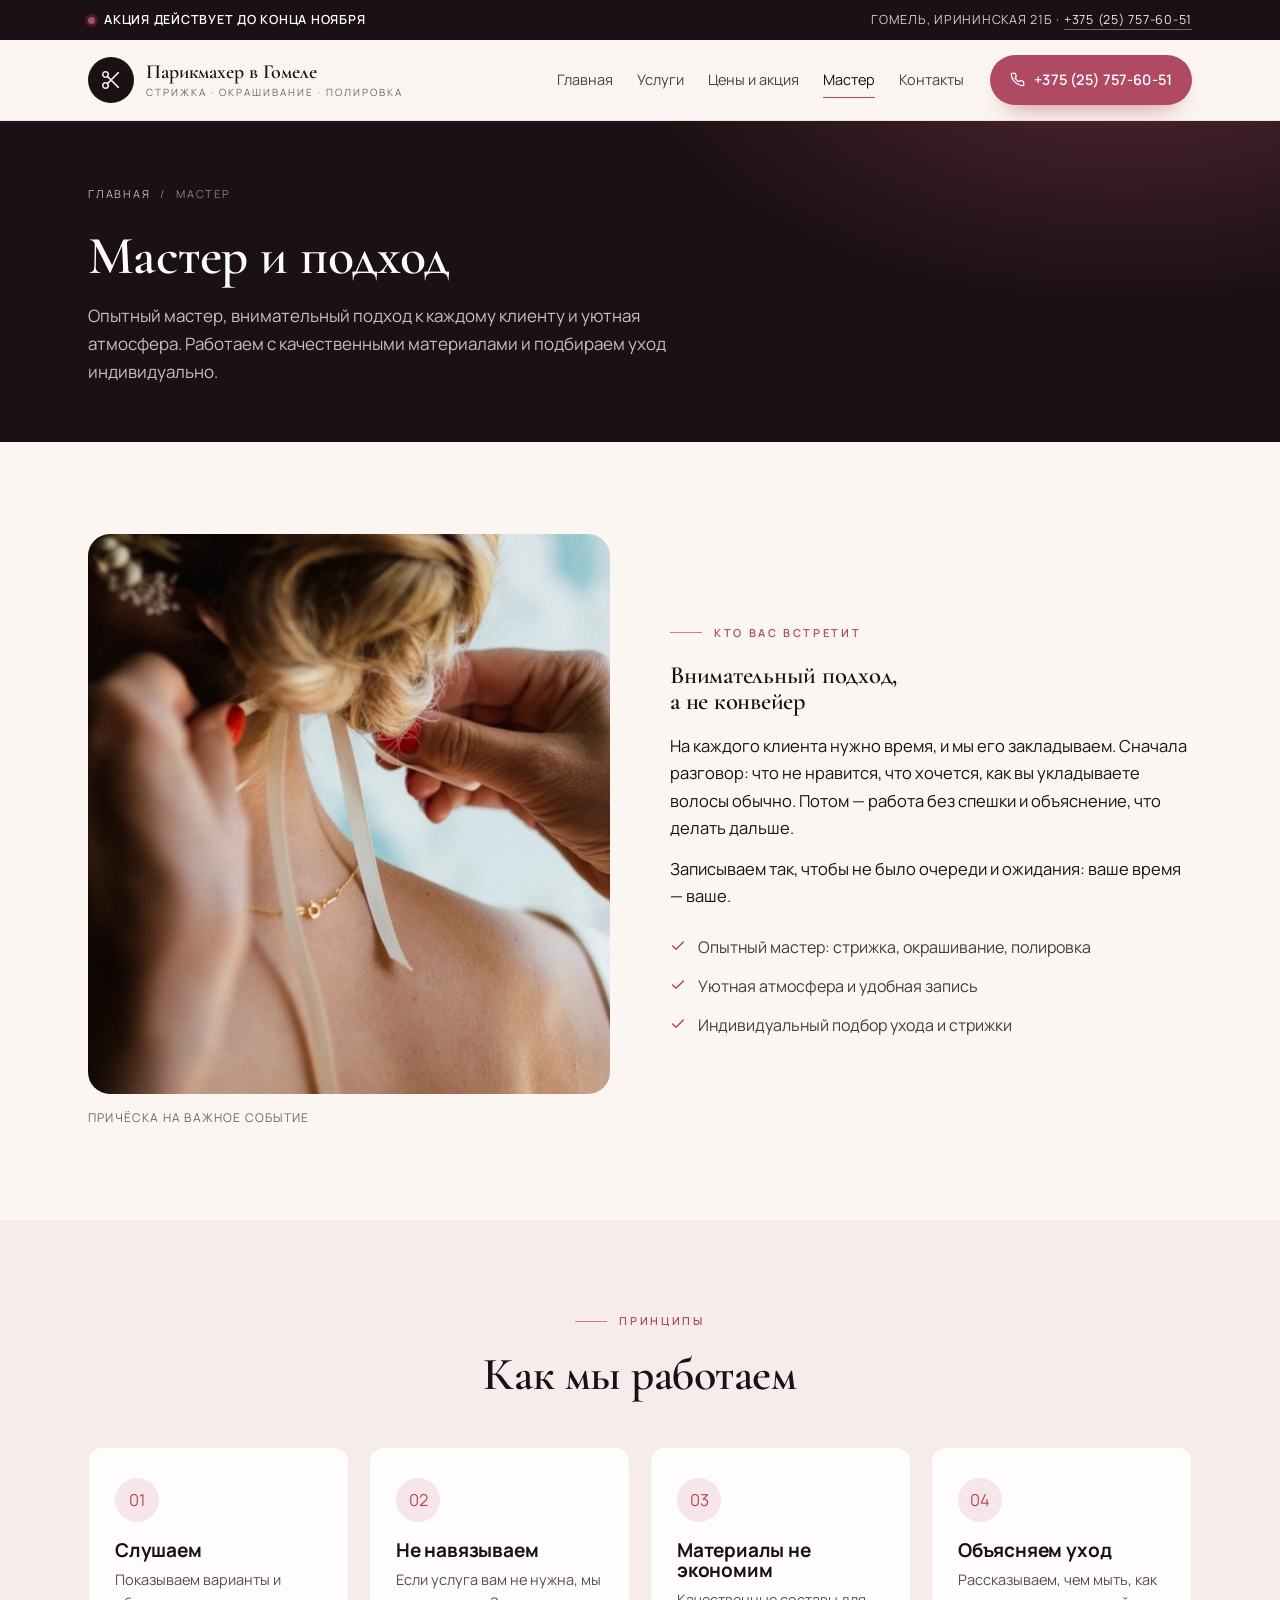
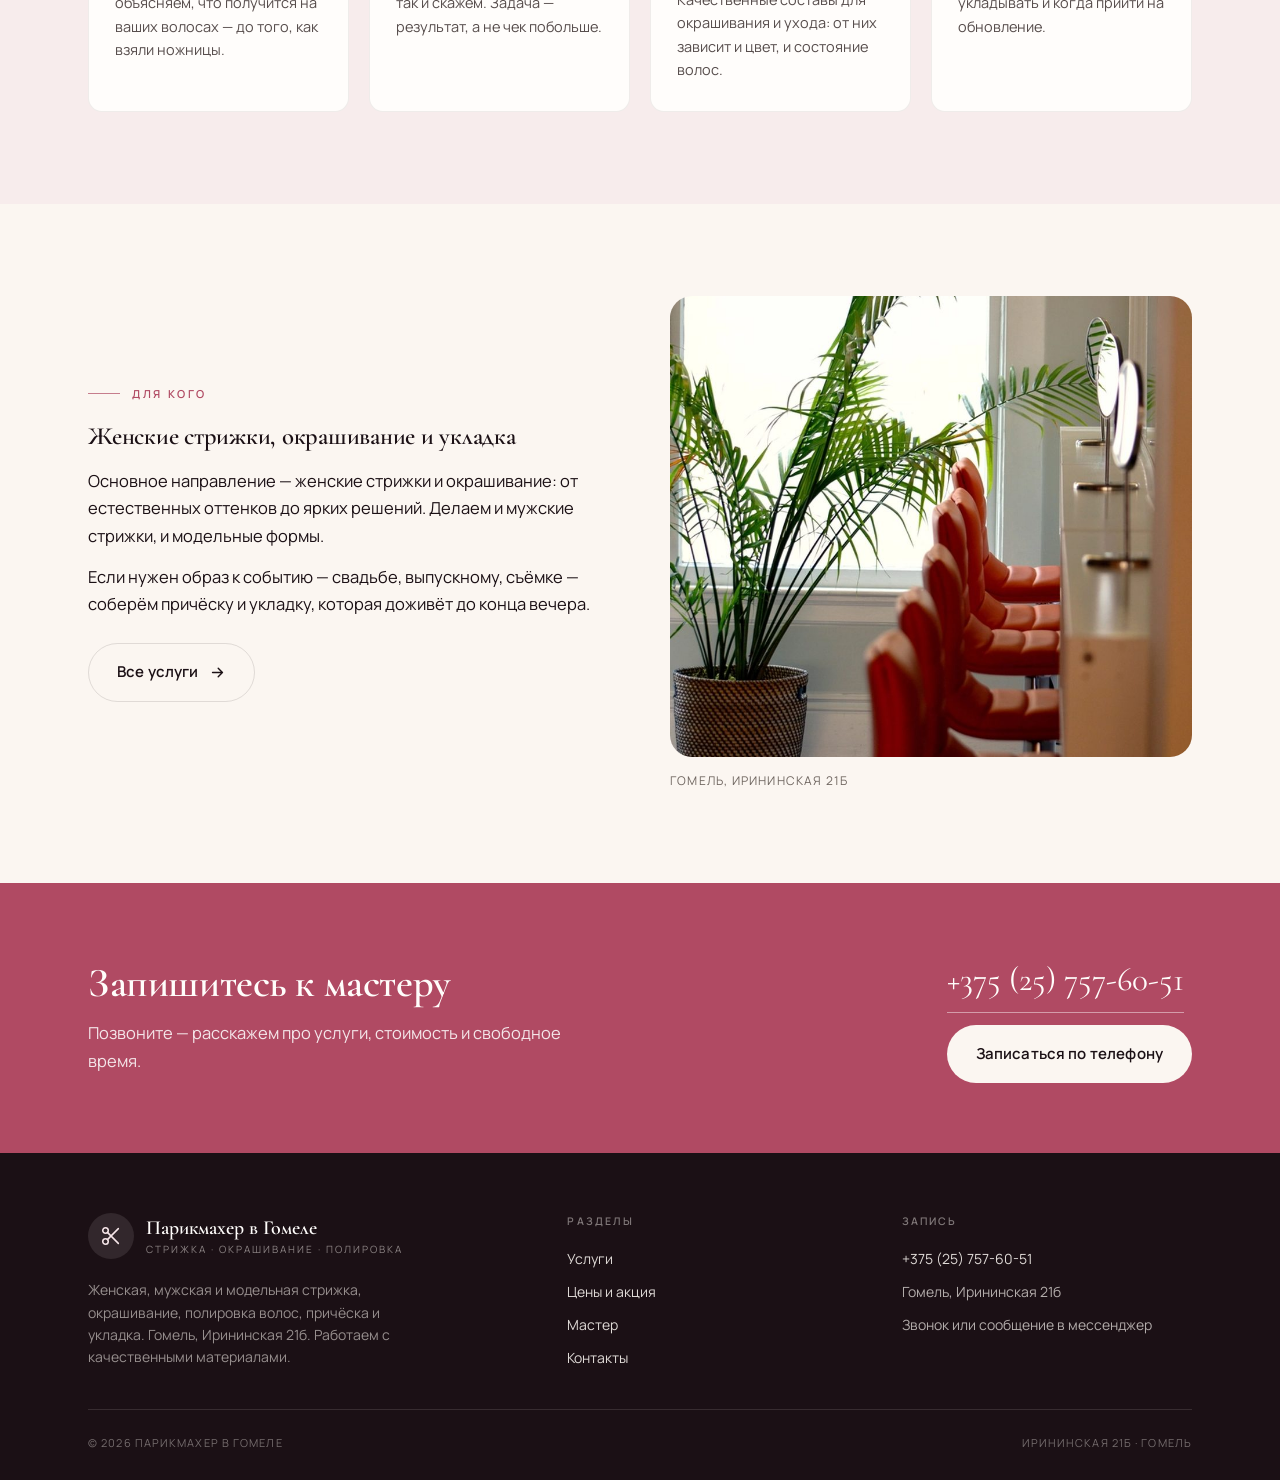
<file: o-mastere.html>
<!DOCTYPE html>
<html lang="ru">
<head>
<meta charset="utf-8">
<meta name="viewport" content="width=device-width, initial-scale=1">
<title>Мастер и подход | Парикмахер в Гомеле</title>
<meta name="description" content="Опытный мастер, внимательный подход, уютная атмосфера и удобная запись. Индивидуальный подбор стрижки и ухода. Гомель, Ирининская 21б.">
<meta name="theme-color" content="#1b1015">
<link rel="canonical" href="o-mastere.html">
<meta property="og:type" content="website">
<meta property="og:title" content="Мастер и подход">
<meta property="og:description" content="Опытный мастер, внимательный подход, уютная атмосфера и удобная запись. Индивидуальный подбор стрижки и ухода. Гомель, Ирининская 21б.">
<meta property="og:image" content="assets/img/og.jpg">
<meta property="og:locale" content="ru_BY">
<link rel="icon" href="assets/favicon.svg" type="image/svg+xml">
<link rel="preconnect" href="https://fonts.googleapis.com">
<link rel="preconnect" href="https://fonts.gstatic.com" crossorigin>
<link href="https://fonts.googleapis.com/css2?family=Cormorant+Garamond:ital,wght@0,500;0,600;1,500&family=Manrope:wght@400;500;600;700&display=swap" rel="stylesheet">
<link rel="stylesheet" href="assets/css/style.css">
</head>
<body data-page="master">
<a class="skip" href="#main">Перейти к содержимому</a>

<div class="promo-strip">
  <div class="wrap">
    <div><span class="promo-strip__dot"></span><b>Акция действует до конца ноября</b></div>
    <div class="promo-strip__hide">Гомель, Ирининская 21б · <a href="tel:+375257576051">+375 (25) 757-60-51</a></div>
  </div>
</div>

<header class="site-header">
  <div class="wrap">
    <a class="brand" href="index.html" aria-label="На главную">
      <span class="brand__mark"><svg width="22" height="22" viewBox="0 0 24 24" fill="none" stroke="currentColor" stroke-width="1.7" stroke-linecap="round" stroke-linejoin="round" aria-hidden="true"><circle cx="6" cy="18" r="3"/><circle cx="6" cy="6" r="3"/><path d="M8.1 15.9 20 4M8.1 8.1 20 20"/></svg></span>
      <span class="brand__text">
        <span class="brand__name">Парикмахер в Гомеле</span>
        <span class="brand__sub">стрижка · окрашивание · полировка</span>
      </span>
    </a>

    <nav class="nav" id="main-nav" aria-label="Основное меню">
      <a href="index.html">Главная</a>
      <a href="uslugi.html">Услуги</a>
      <a href="ceny.html">Цены и акция</a>
      <a href="o-mastere.html" aria-current="page">Мастер</a>
      <a href="kontakty.html">Контакты</a>
    </nav>

    <a class="header-phone" href="tel:+375257576051">
      <svg width="15" height="15" viewBox="0 0 24 24" fill="none" stroke="currentColor" stroke-width="2" stroke-linecap="round" stroke-linejoin="round" aria-hidden="true"><path d="M22 16.9v3a2 2 0 0 1-2.2 2 19.8 19.8 0 0 1-8.6-3.1 19.5 19.5 0 0 1-6-6A19.8 19.8 0 0 1 2.1 4.2 2 2 0 0 1 4.1 2h3a2 2 0 0 1 2 1.7c.1.9.4 1.8.7 2.6a2 2 0 0 1-.5 2.1L8.1 9.6a16 16 0 0 0 6 6l1.2-1.2a2 2 0 0 1 2.1-.5c.8.3 1.7.6 2.6.7a2 2 0 0 1 1.7 2Z"/></svg>
      +375 (25) 757-60-51
    </a>

    <button class="burger" type="button" aria-label="Меню" aria-expanded="false" aria-controls="main-nav">
      <span></span>
    </button>
  </div>
</header>

<main id="main">

  <section class="phero">
    <div class="wrap">
      <nav class="crumbs" aria-label="Хлебные крошки"><a href="index.html">Главная</a><span>/</span><span>Мастер</span></nav>
      <h1>Мастер и подход</h1>
      <p>Опытный мастер, внимательный подход к каждому клиенту и уютная атмосфера. Работаем с качественными материалами и подбираем уход индивидуально.</p>
    </div>
  </section>

  <section class="section">
    <div class="wrap">
      <div class="split split__media--tall">
        <div class="split__media reveal">
          <img src="assets/img/master.jpg" width="1200" height="1500" alt="Укладка и причёска" loading="lazy">
          <p class="split__caption">Причёска на важное событие</p>
        </div>
        <div class="reveal">
          <p class="eyebrow">Кто вас встретит</p>
          <h2>Внимательный подход,<br>а не конвейер</h2>
          <p class="lead" style="margin-top:18px">На каждого клиента нужно время, и мы его закладываем. Сначала разговор: что не нравится, что хочется, как вы укладываете волосы обычно. Потом — работа без спешки и объяснение, что делать дальше.</p>
          <p class="lead" style="margin-top:14px">Записываем так, чтобы не было очереди и ожидания: ваше время — ваше.</p>
          <ul class="checks" style="margin-top:24px">
            <li><svg width="16" height="16" viewBox="0 0 24 24" fill="none" stroke="currentColor" stroke-width="2.2" stroke-linecap="round" stroke-linejoin="round" aria-hidden="true"><path d="M20 6 9 17l-5-5"/></svg> Опытный мастер: стрижка, окрашивание, полировка</li>
            <li><svg width="16" height="16" viewBox="0 0 24 24" fill="none" stroke="currentColor" stroke-width="2.2" stroke-linecap="round" stroke-linejoin="round" aria-hidden="true"><path d="M20 6 9 17l-5-5"/></svg> Уютная атмосфера и удобная запись</li>
            <li><svg width="16" height="16" viewBox="0 0 24 24" fill="none" stroke="currentColor" stroke-width="2.2" stroke-linecap="round" stroke-linejoin="round" aria-hidden="true"><path d="M20 6 9 17l-5-5"/></svg> Индивидуальный подбор ухода и стрижки</li>
          </ul>
        </div>
      </div>
    </div>
  </section>

  <section class="section section--blush">
    <div class="wrap">
      <div class="section__head section__head--center reveal">
        <p class="eyebrow">Принципы</p>
        <h2>Как мы работаем</h2>
      </div>
      <div class="features">
        <article class="feature reveal">
          <div class="feature__icon">01</div>
          <h3>Слушаем</h3>
          <p>Показываем варианты и объясняем, что получится на ваших волосах — до того, как взяли ножницы.</p>
        </article>
        <article class="feature reveal">
          <div class="feature__icon">02</div>
          <h3>Не навязываем</h3>
          <p>Если услуга вам не нужна, мы так и скажем. Задача — результат, а не чек побольше.</p>
        </article>
        <article class="feature reveal">
          <div class="feature__icon">03</div>
          <h3>Материалы не экономим</h3>
          <p>Качественные составы для окрашивания и ухода: от них зависит и цвет, и состояние волос.</p>
        </article>
        <article class="feature reveal">
          <div class="feature__icon">04</div>
          <h3>Объясняем уход</h3>
          <p>Рассказываем, чем мыть, как укладывать и когда прийти на обновление.</p>
        </article>
      </div>
    </div>
  </section>

  <section class="section">
    <div class="wrap">
      <div class="split">
        <div class="reveal">
          <p class="eyebrow">Для кого</p>
          <h2>Женские стрижки, окрашивание и укладка</h2>
          <p class="lead" style="margin-top:18px">Основное направление — женские стрижки и окрашивание: от естественных оттенков до ярких решений. Делаем и мужские стрижки, и модельные формы.</p>
          <p class="lead" style="margin-top:14px">Если нужен образ к событию — свадьбе, выпускному, съёмке — соберём причёску и укладку, которая доживёт до конца вечера.</p>
          <div class="hero__actions" style="margin-top:26px">
            <a class="btn btn--outline" href="uslugi.html">Все услуги <svg width="17" height="17" viewBox="0 0 24 24" fill="none" stroke="currentColor" stroke-width="2" stroke-linecap="round" stroke-linejoin="round" aria-hidden="true"><path d="M5 12h14M13 6l6 6-6 6"/></svg></a>
          </div>
        </div>
        <div class="split__media reveal">
          <img src="assets/img/salon-2.jpg" width="900" height="1200" alt="Рабочее место в парикмахерском зале" loading="lazy">
          <p class="split__caption">Гомель, Ирининская 21б</p>
        </div>
      </div>
    </div>
  </section>

  <section class="cta">
    <div class="wrap">
      <div>
        <h2>Запишитесь к мастеру</h2>
        <p>Позвоните — расскажем про услуги, стоимость и свободное время.</p>
      </div>
      <div class="cta__actions">
        <a class="cta__phone" href="tel:+375257576051">+375 (25) 757-60-51</a>
        <a class="btn btn--light" href="tel:+375257576051">Записаться по телефону</a>
      </div>
    </div>
  </section>

</main>

<footer class="site-footer">
  <div class="wrap">
    <div class="footer__grid">
      <div class="footer__brand">
        <a class="brand" href="index.html">
          <span class="brand__mark"><svg width="22" height="22" viewBox="0 0 24 24" fill="none" stroke="currentColor" stroke-width="1.7" stroke-linecap="round" stroke-linejoin="round" aria-hidden="true"><circle cx="6" cy="18" r="3"/><circle cx="6" cy="6" r="3"/><path d="M8.1 15.9 20 4M8.1 8.1 20 20"/></svg></span>
          <span class="brand__text">
            <span class="brand__name">Парикмахер в Гомеле</span>
            <span class="brand__sub">стрижка · окрашивание · полировка</span>
          </span>
        </a>
        <p class="footer__about">Женская, мужская и модельная стрижка, окрашивание, полировка волос, причёска и укладка. Гомель, Ирининская 21б. Работаем с качественными материалами.</p>
      </div>
      <div>
        <p class="footer__title">Разделы</p>
        <div class="footer__list">
          <a href="uslugi.html">Услуги</a>
          <a href="ceny.html">Цены и акция</a>
          <a href="o-mastere.html">Мастер</a>
          <a href="kontakty.html">Контакты</a>
        </div>
      </div>
      <div>
        <p class="footer__title">Запись</p>
        <div class="footer__list">
          <a href="tel:+375257576051">+375 (25) 757-60-51</a>
          <span>Гомель, Ирининская 21б</span>
          <span>Звонок или сообщение в мессенджер</span>
        </div>
      </div>
    </div>
    <div class="footer__bottom">
      <span>© <span id="year">2026</span> Парикмахер в Гомеле</span>
      <span>Ирининская 21б · Гомель</span>
    </div>
  </div>
</footer>

<div class="callbar">
  <a href="tel:+375257576051"><svg width="15" height="15" viewBox="0 0 24 24" fill="none" stroke="currentColor" stroke-width="2" stroke-linecap="round" stroke-linejoin="round" aria-hidden="true"><path d="M22 16.9v3a2 2 0 0 1-2.2 2 19.8 19.8 0 0 1-8.6-3.1 19.5 19.5 0 0 1-6-6A19.8 19.8 0 0 1 2.1 4.2 2 2 0 0 1 4.1 2h3a2 2 0 0 1 2 1.7c.1.9.4 1.8.7 2.6a2 2 0 0 1-.5 2.1L8.1 9.6a16 16 0 0 0 6 6l1.2-1.2a2 2 0 0 1 2.1-.5c.8.3 1.7.6 2.6.7a2 2 0 0 1 1.7 2Z"/></svg> Позвонить</a>
  <a href="kontakty.html">Как записаться</a>
</div>

<script src="assets/js/main.js"></script>
</body>
</html>
</file>
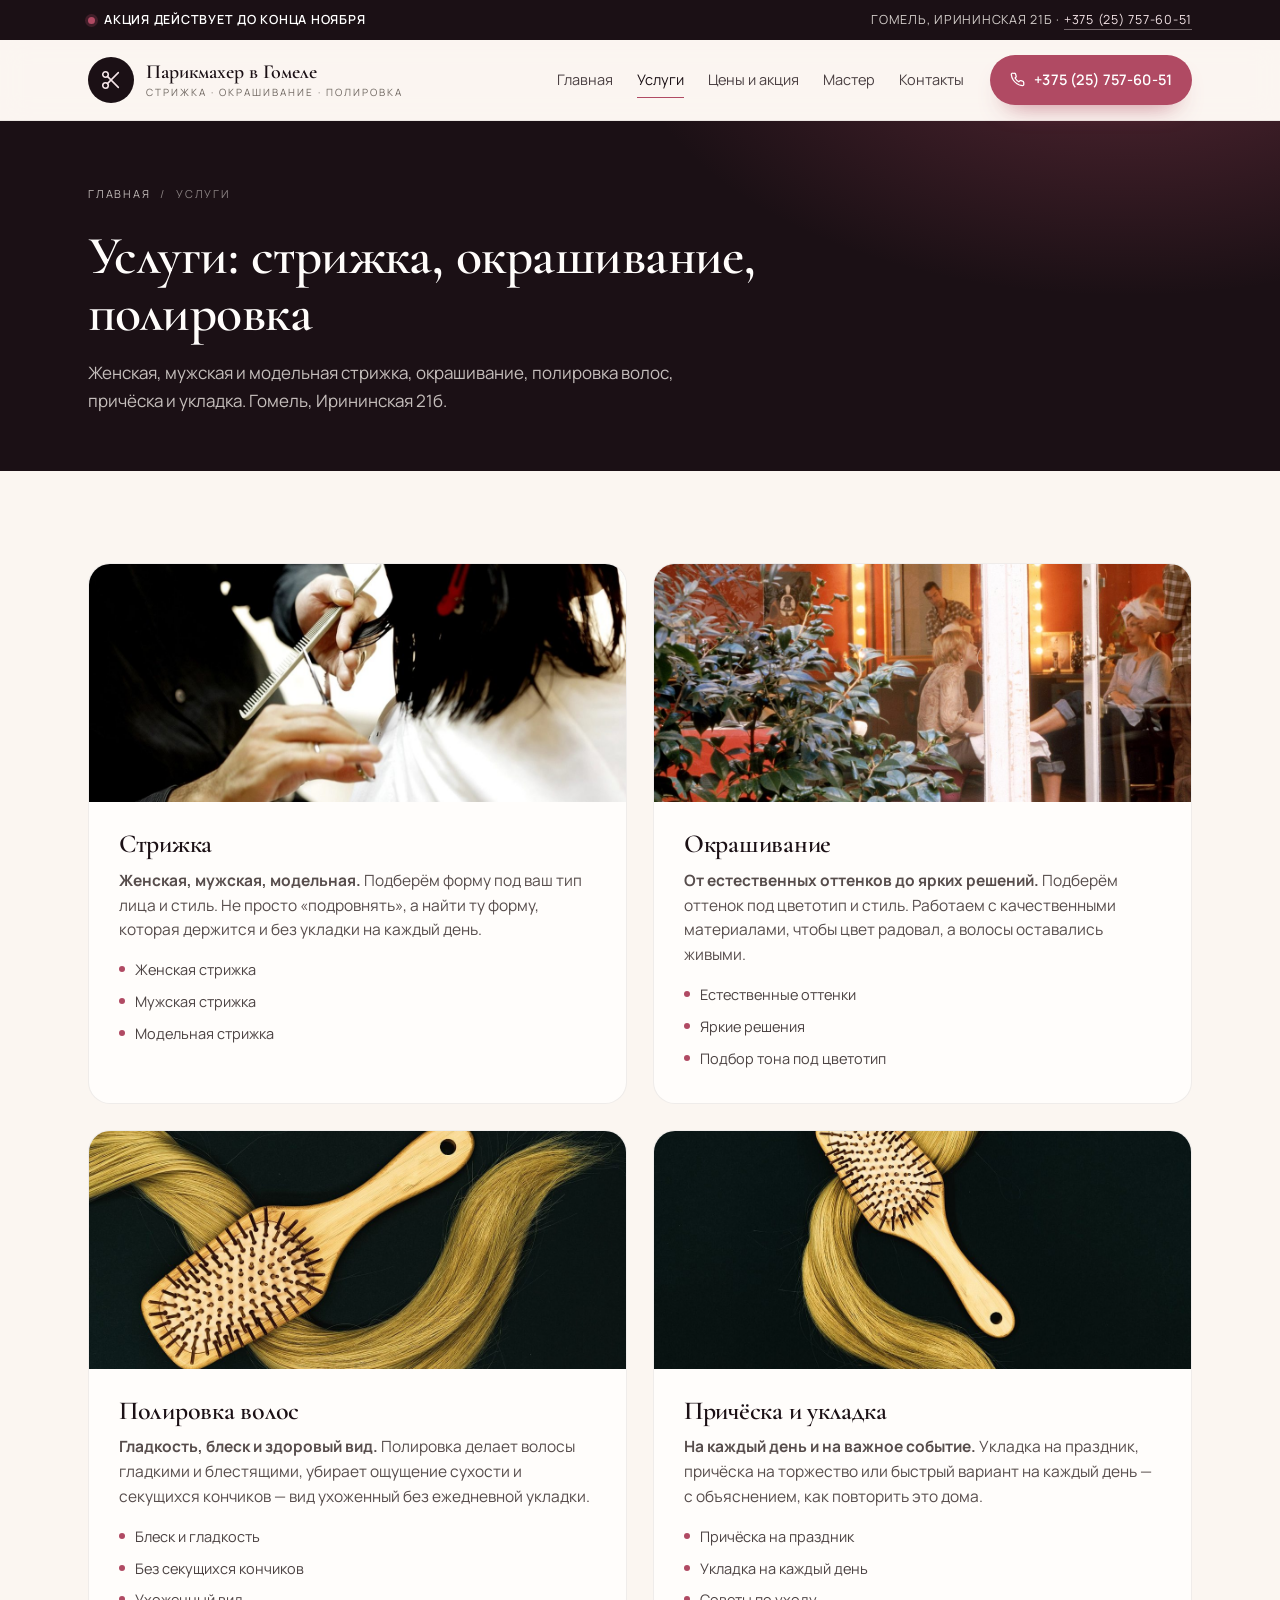
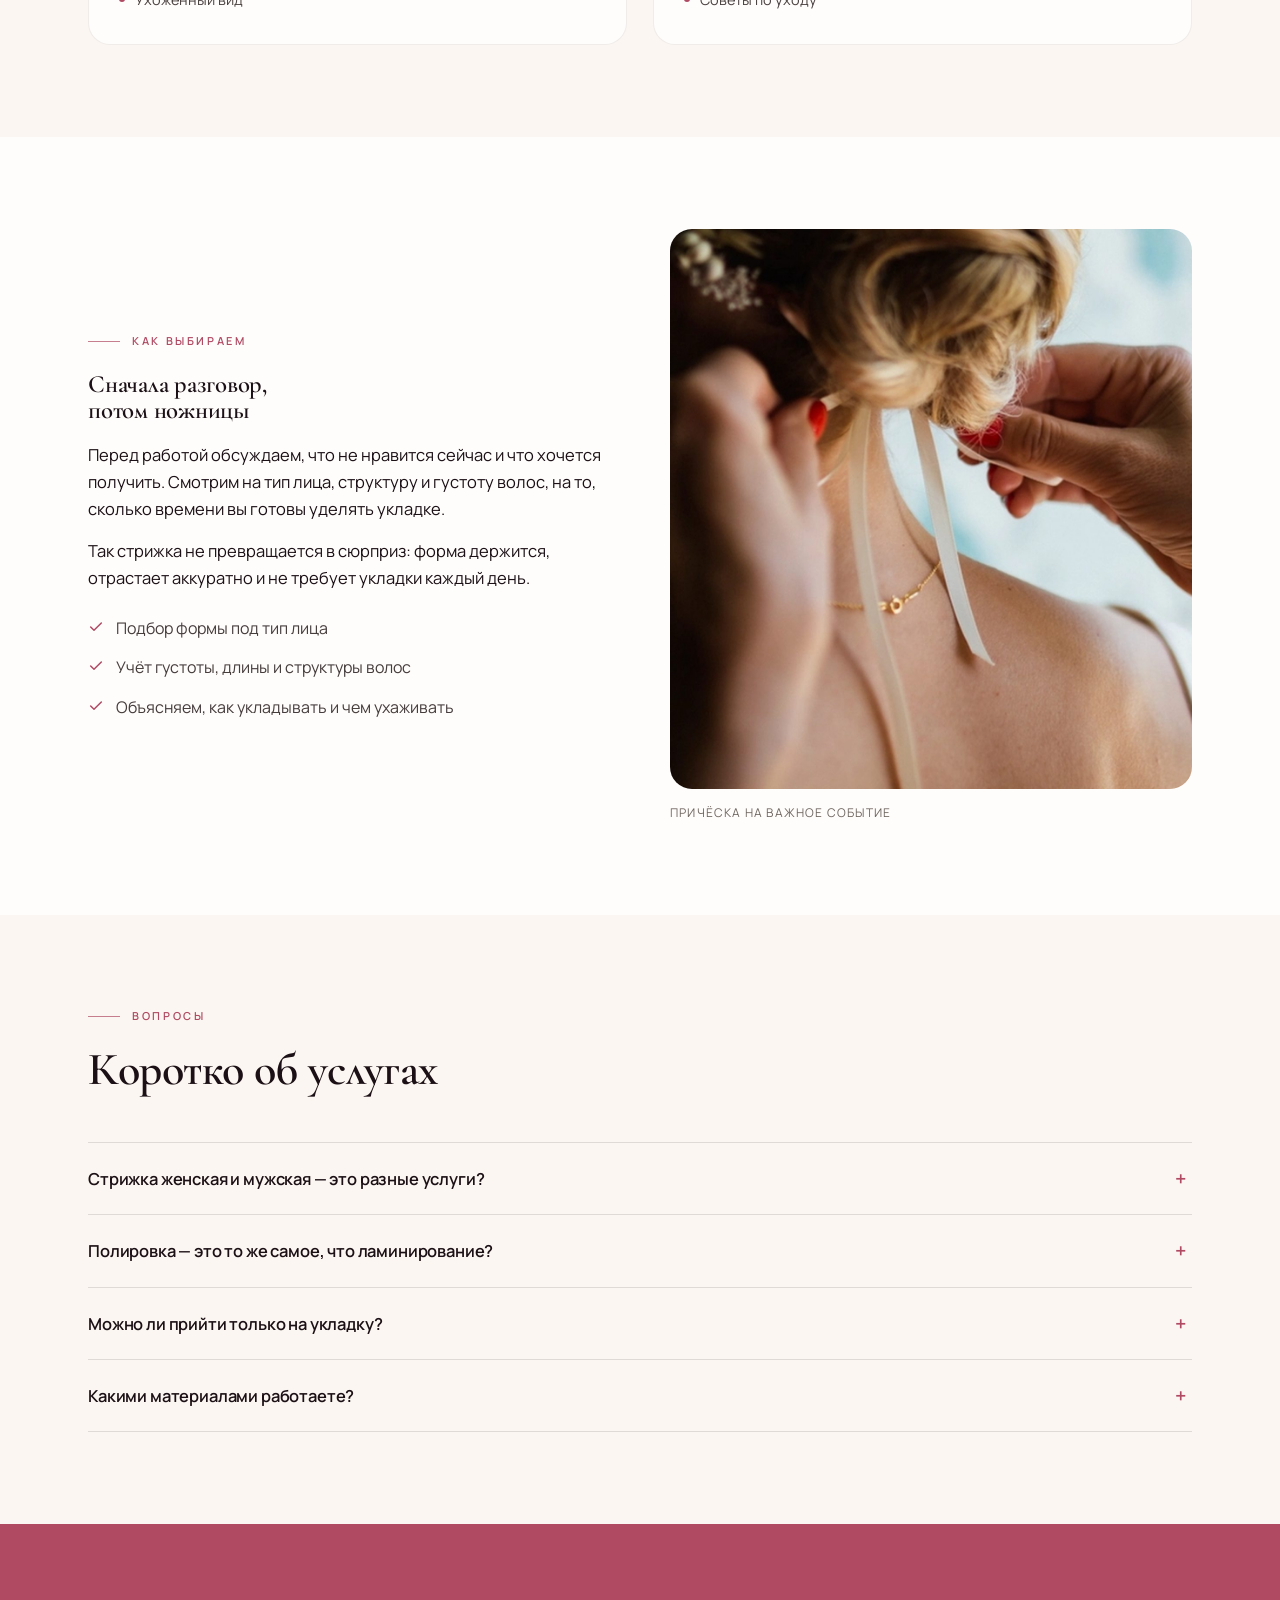
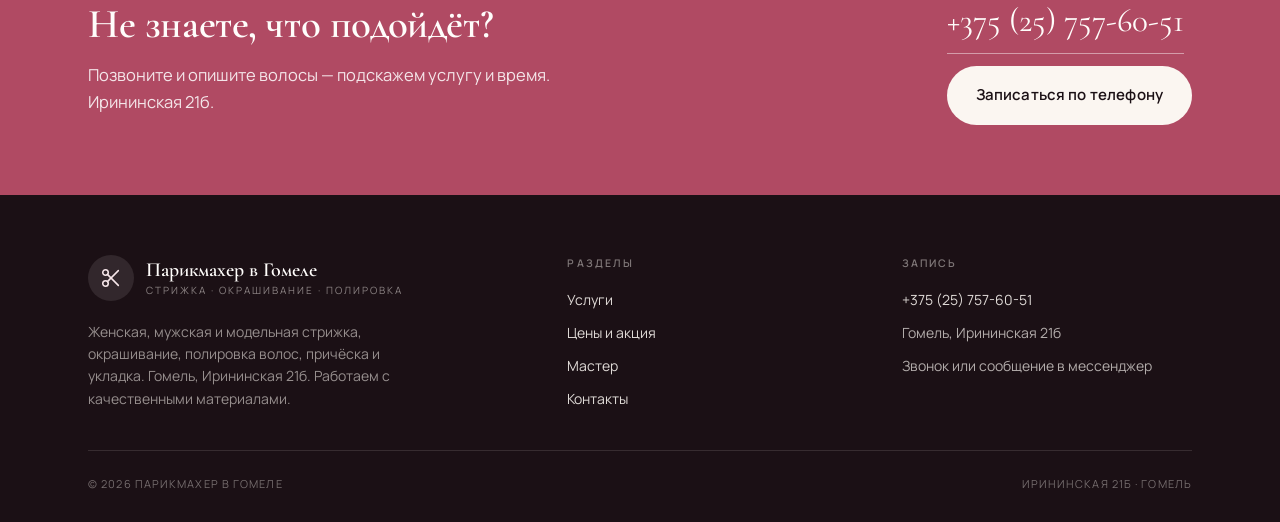
<file: uslugi.html>
<!DOCTYPE html>
<html lang="ru">
<head>
<meta charset="utf-8">
<meta name="viewport" content="width=device-width, initial-scale=1">
<title>Услуги: стрижка, окрашивание, полировка | Гомель</title>
<meta name="description" content="Стрижка женская, мужская, модельная, окрашивание от естественных оттенков до ярких решений, полировка волос, причёска и укладка. Гомель, Ирининская 21б.">
<meta name="theme-color" content="#1b1015">
<link rel="canonical" href="uslugi.html">
<meta property="og:type" content="website">
<meta property="og:title" content="Услуги: стрижка, окрашивание, полировка">
<meta property="og:description" content="Стрижка женская, мужская, модельная, окрашивание от естественных оттенков до ярких решений, полировка волос, причёска и укладка. Гомель, Ирининская 21б.">
<meta property="og:image" content="assets/img/og.jpg">
<meta property="og:locale" content="ru_BY">
<link rel="icon" href="assets/favicon.svg" type="image/svg+xml">
<link rel="preconnect" href="https://fonts.googleapis.com">
<link rel="preconnect" href="https://fonts.gstatic.com" crossorigin>
<link href="https://fonts.googleapis.com/css2?family=Cormorant+Garamond:ital,wght@0,500;0,600;1,500&family=Manrope:wght@400;500;600;700&display=swap" rel="stylesheet">
<link rel="stylesheet" href="assets/css/style.css">
</head>
<body data-page="uslugi">
<a class="skip" href="#main">Перейти к содержимому</a>

<div class="promo-strip">
  <div class="wrap">
    <div><span class="promo-strip__dot"></span><b>Акция действует до конца ноября</b></div>
    <div class="promo-strip__hide">Гомель, Ирининская 21б · <a href="tel:+375257576051">+375 (25) 757-60-51</a></div>
  </div>
</div>

<header class="site-header">
  <div class="wrap">
    <a class="brand" href="index.html" aria-label="На главную">
      <span class="brand__mark"><svg width="22" height="22" viewBox="0 0 24 24" fill="none" stroke="currentColor" stroke-width="1.7" stroke-linecap="round" stroke-linejoin="round" aria-hidden="true"><circle cx="6" cy="18" r="3"/><circle cx="6" cy="6" r="3"/><path d="M8.1 15.9 20 4M8.1 8.1 20 20"/></svg></span>
      <span class="brand__text">
        <span class="brand__name">Парикмахер в Гомеле</span>
        <span class="brand__sub">стрижка · окрашивание · полировка</span>
      </span>
    </a>

    <nav class="nav" id="main-nav" aria-label="Основное меню">
      <a href="index.html">Главная</a>
      <a href="uslugi.html" aria-current="page">Услуги</a>
      <a href="ceny.html">Цены и акция</a>
      <a href="o-mastere.html">Мастер</a>
      <a href="kontakty.html">Контакты</a>
    </nav>

    <a class="header-phone" href="tel:+375257576051">
      <svg width="15" height="15" viewBox="0 0 24 24" fill="none" stroke="currentColor" stroke-width="2" stroke-linecap="round" stroke-linejoin="round" aria-hidden="true"><path d="M22 16.9v3a2 2 0 0 1-2.2 2 19.8 19.8 0 0 1-8.6-3.1 19.5 19.5 0 0 1-6-6A19.8 19.8 0 0 1 2.1 4.2 2 2 0 0 1 4.1 2h3a2 2 0 0 1 2 1.7c.1.9.4 1.8.7 2.6a2 2 0 0 1-.5 2.1L8.1 9.6a16 16 0 0 0 6 6l1.2-1.2a2 2 0 0 1 2.1-.5c.8.3 1.7.6 2.6.7a2 2 0 0 1 1.7 2Z"/></svg>
      +375 (25) 757-60-51
    </a>

    <button class="burger" type="button" aria-label="Меню" aria-expanded="false" aria-controls="main-nav">
      <span></span>
    </button>
  </div>
</header>

<main id="main">

  <section class="phero">
    <div class="wrap">
      <nav class="crumbs" aria-label="Хлебные крошки"><a href="index.html">Главная</a><span>/</span><span>Услуги</span></nav>
      <h1>Услуги: стрижка, окрашивание, полировка</h1>
      <p>Женская, мужская и модельная стрижка, окрашивание, полировка волос, причёска и укладка. Гомель, Ирининская 21б.</p>
    </div>
  </section>

  <section class="section">
    <div class="wrap">
      <div class="services">
        <article class="service reveal">
          <div class="service__media"><img src="assets/img/usl-strizhka.jpg" width="1200" height="900" alt="Стрижка" loading="lazy"></div>
          <div class="service__body">
            <h3>Стрижка</h3>
            <p><strong>Женская, мужская, модельная.</strong> Подберём форму под ваш тип лица и стиль. Не просто «подровнять», а найти ту форму, которая держится и без укладки на каждый день.</p>
            <ul><li>Женская стрижка</li><li>Мужская стрижка</li><li>Модельная стрижка</li></ul>
          </div>
        </article>
        <article class="service reveal">
          <div class="service__media"><img src="assets/img/usl-okrashivanie.jpg" width="1200" height="900" alt="Окрашивание" loading="lazy"></div>
          <div class="service__body">
            <h3>Окрашивание</h3>
            <p><strong>От естественных оттенков до ярких решений.</strong> Подберём оттенок под цветотип и стиль. Работаем с качественными материалами, чтобы цвет радовал, а волосы оставались живыми.</p>
            <ul><li>Естественные оттенки</li><li>Яркие решения</li><li>Подбор тона под цветотип</li></ul>
          </div>
        </article>
        <article class="service reveal">
          <div class="service__media"><img src="assets/img/usl-polirovka.jpg" width="1200" height="900" alt="Полировка волос" loading="lazy"></div>
          <div class="service__body">
            <h3>Полировка волос</h3>
            <p><strong>Гладкость, блеск и здоровый вид.</strong> Полировка делает волосы гладкими и блестящими, убирает ощущение сухости и секущихся кончиков — вид ухоженный без ежедневной укладки.</p>
            <ul><li>Блеск и гладкость</li><li>Без секущихся кончиков</li><li>Ухоженный вид</li></ul>
          </div>
        </article>
        <article class="service reveal">
          <div class="service__media"><img src="assets/img/usl-ukladka.jpg" width="1200" height="900" alt="Причёска и укладка" loading="lazy"></div>
          <div class="service__body">
            <h3>Причёска и укладка</h3>
            <p><strong>На каждый день и на важное событие.</strong> Укладка на праздник, причёска на торжество или быстрый вариант на каждый день — с объяснением, как повторить это дома.</p>
            <ul><li>Причёска на праздник</li><li>Укладка на каждый день</li><li>Советы по уходу</li></ul>
          </div>
        </article>
      </div>
    </div>
  </section>

  <section class="section section--paper">
    <div class="wrap">
      <div class="split split__media--tall">
        <div class="reveal">
          <p class="eyebrow">Как выбираем</p>
          <h2>Сначала разговор,<br>потом ножницы</h2>
          <p class="lead" style="margin-top:18px">Перед работой обсуждаем, что не нравится сейчас и что хочется получить. Смотрим на тип лица, структуру и густоту волос, на то, сколько времени вы готовы уделять укладке.</p>
          <p class="lead" style="margin-top:14px">Так стрижка не превращается в сюрприз: форма держится, отрастает аккуратно и не требует укладки каждый день.</p>
          <ul class="checks" style="margin-top:24px">
            <li><svg width="16" height="16" viewBox="0 0 24 24" fill="none" stroke="currentColor" stroke-width="2.2" stroke-linecap="round" stroke-linejoin="round" aria-hidden="true"><path d="M20 6 9 17l-5-5"/></svg> Подбор формы под тип лица</li>
            <li><svg width="16" height="16" viewBox="0 0 24 24" fill="none" stroke="currentColor" stroke-width="2.2" stroke-linecap="round" stroke-linejoin="round" aria-hidden="true"><path d="M20 6 9 17l-5-5"/></svg> Учёт густоты, длины и структуры волос</li>
            <li><svg width="16" height="16" viewBox="0 0 24 24" fill="none" stroke="currentColor" stroke-width="2.2" stroke-linecap="round" stroke-linejoin="round" aria-hidden="true"><path d="M20 6 9 17l-5-5"/></svg> Объясняем, как укладывать и чем ухаживать</li>
          </ul>
        </div>
        <div class="split__media reveal">
          <img src="assets/img/master.jpg" width="1200" height="1500" alt="Причёска и укладка волос" loading="lazy">
          <p class="split__caption">Причёска на важное событие</p>
        </div>
      </div>
    </div>
  </section>

  <section class="section">
    <div class="wrap">
      <div class="section__head reveal">
        <p class="eyebrow">Вопросы</p>
        <h2>Коротко об услугах</h2>
      </div>
      <div class="faq reveal">
        <details>
          <summary>Стрижка женская и мужская — это разные услуги?</summary>
          <p>Да, и по времени, и по технике. Модельная стрижка — это когда форма подбирается индивидуально и может заметно менять образ, а не только длину.</p>
        </details>
        <details>
          <summary>Полировка — это то же самое, что ламинирование?</summary>
          <p>Нет. Полировка даёт гладкость и блеск, убирает ощущение сухости и секущихся кончиков. Если волосам нужна другая процедура, мы об этом скажем.</p>
        </details>
        <details>
          <summary>Можно ли прийти только на укладку?</summary>
          <p>Да. Укладка и причёска — отдельная услуга: на каждый день, на праздник или на важное событие.</p>
        </details>
        <details>
          <summary>Какими материалами работаете?</summary>
          <p>Качественными. Мы не экономим на составах для окрашивания и ухода — от них зависит и цвет, и состояние волос.</p>
        </details>
      </div>
    </div>
  </section>

  <section class="cta">
    <div class="wrap">
      <div>
        <h2>Не знаете, что подойдёт?</h2>
        <p>Позвоните и опишите волосы — подскажем услугу и время. Ирининская 21б.</p>
      </div>
      <div class="cta__actions">
        <a class="cta__phone" href="tel:+375257576051">+375 (25) 757-60-51</a>
        <a class="btn btn--light" href="tel:+375257576051">Записаться по телефону</a>
      </div>
    </div>
  </section>

</main>

<footer class="site-footer">
  <div class="wrap">
    <div class="footer__grid">
      <div class="footer__brand">
        <a class="brand" href="index.html">
          <span class="brand__mark"><svg width="22" height="22" viewBox="0 0 24 24" fill="none" stroke="currentColor" stroke-width="1.7" stroke-linecap="round" stroke-linejoin="round" aria-hidden="true"><circle cx="6" cy="18" r="3"/><circle cx="6" cy="6" r="3"/><path d="M8.1 15.9 20 4M8.1 8.1 20 20"/></svg></span>
          <span class="brand__text">
            <span class="brand__name">Парикмахер в Гомеле</span>
            <span class="brand__sub">стрижка · окрашивание · полировка</span>
          </span>
        </a>
        <p class="footer__about">Женская, мужская и модельная стрижка, окрашивание, полировка волос, причёска и укладка. Гомель, Ирининская 21б. Работаем с качественными материалами.</p>
      </div>
      <div>
        <p class="footer__title">Разделы</p>
        <div class="footer__list">
          <a href="uslugi.html">Услуги</a>
          <a href="ceny.html">Цены и акция</a>
          <a href="o-mastere.html">Мастер</a>
          <a href="kontakty.html">Контакты</a>
        </div>
      </div>
      <div>
        <p class="footer__title">Запись</p>
        <div class="footer__list">
          <a href="tel:+375257576051">+375 (25) 757-60-51</a>
          <span>Гомель, Ирининская 21б</span>
          <span>Звонок или сообщение в мессенджер</span>
        </div>
      </div>
    </div>
    <div class="footer__bottom">
      <span>© <span id="year">2026</span> Парикмахер в Гомеле</span>
      <span>Ирининская 21б · Гомель</span>
    </div>
  </div>
</footer>

<div class="callbar">
  <a href="tel:+375257576051"><svg width="15" height="15" viewBox="0 0 24 24" fill="none" stroke="currentColor" stroke-width="2" stroke-linecap="round" stroke-linejoin="round" aria-hidden="true"><path d="M22 16.9v3a2 2 0 0 1-2.2 2 19.8 19.8 0 0 1-8.6-3.1 19.5 19.5 0 0 1-6-6A19.8 19.8 0 0 1 2.1 4.2 2 2 0 0 1 4.1 2h3a2 2 0 0 1 2 1.7c.1.9.4 1.8.7 2.6a2 2 0 0 1-.5 2.1L8.1 9.6a16 16 0 0 0 6 6l1.2-1.2a2 2 0 0 1 2.1-.5c.8.3 1.7.6 2.6.7a2 2 0 0 1 1.7 2Z"/></svg> Позвонить</a>
  <a href="kontakty.html">Как записаться</a>
</div>

<script src="assets/js/main.js"></script>
</body>
</html>
</file>
<file: assets/css/style.css>
/* =========================================================
   Парикмахер в Гомеле · стрижка / окрашивание / полировка
   ========================================================= */

:root{
  --ink:#1b1015;
  --ink-2:#2a1a20;
  --rose:#b04a63;
  --rose-deep:#8e3a4f;
  --rose-soft:#f6e6e9;
  --blush:#f7ecec;
  --cream:#fbf6f1;
  --paper:#fffdfb;
  --gold:#c2a06b;
  --muted:#6f6660;
  --line:rgba(27,16,21,.12);
  --line-soft:rgba(27,16,21,.07);
  --r-sm:8px;
  --r:14px;
  --r-lg:22px;
  --shadow:0 26px 60px -34px rgba(27,16,21,.42);
  --wrap:1160px;
  --ff-display:"Cormorant Garamond",Georgia,"Times New Roman",serif;
  --ff-body:"Manrope","Helvetica Neue",Arial,sans-serif;
}

*,*::before,*::after{box-sizing:border-box}
html{scroll-behavior:smooth;-webkit-text-size-adjust:100%}

body{
  margin:0;background:var(--cream);color:var(--ink);
  font-family:var(--ff-body);font-size:16.5px;line-height:1.65;font-weight:400;
  -webkit-font-smoothing:antialiased;overflow-x:hidden;
}

img{max-width:100%;display:block;height:auto}
a{color:inherit;text-decoration:none}
button{font:inherit}

h1,h2,h3,h4{
  font-family:var(--ff-display);font-weight:600;letter-spacing:-.01em;line-height:1.06;margin:0;
}
h1 em,h2 em{font-style:italic;color:var(--rose)}
p{margin:0}
.wrap{width:100%;max-width:var(--wrap);margin:0 auto;padding:0 28px}
.skip{position:absolute;left:-9999px;background:var(--ink);color:var(--cream);padding:12px 18px;z-index:200}
.skip:focus{left:12px;top:12px}

/* ---------- promo strip ---------- */
.promo-strip{
  background:var(--ink);color:rgba(251,246,241,.82);
  font-size:12.5px;letter-spacing:.06em;text-transform:uppercase;
}
.promo-strip .wrap{display:flex;align-items:center;justify-content:space-between;gap:14px;height:40px}
.promo-strip b{color:#fff;font-weight:600}
.promo-strip a{color:var(--rose-soft);border-bottom:1px solid rgba(246,230,233,.4);padding-bottom:1px}
.promo-strip a:hover{color:#fff}
.promo-strip__dot{
  width:7px;height:7px;border-radius:50%;background:var(--rose);display:inline-block;
  margin-right:9px;vertical-align:middle;box-shadow:0 0 0 3px rgba(176,74,99,.25);
}

/* ---------- header ---------- */
.site-header{
  position:sticky;top:0;z-index:90;background:rgba(251,246,241,.9);
  backdrop-filter:saturate(140%) blur(14px);border-bottom:1px solid var(--line-soft);
}
.site-header .wrap{display:flex;align-items:center;gap:26px;height:80px}

.brand{display:flex;align-items:center;gap:12px;flex:none}
.brand__mark{
  width:46px;height:46px;flex:none;display:grid;place-items:center;border-radius:50%;
  background:var(--ink);color:var(--rose-soft);
}
.brand__text{display:flex;flex-direction:column;line-height:1.18}
.brand__name{font-family:var(--ff-display);font-size:20px;font-weight:600;letter-spacing:0}
.brand__sub{
  font-size:10px;letter-spacing:.2em;text-transform:uppercase;color:var(--muted);margin-top:3px;
}

.nav{display:flex;align-items:center;gap:24px;margin-left:auto}
.nav a{font-size:14.5px;color:#4a3f42;position:relative;padding:6px 0;transition:color .2s}
.nav a::after{
  content:"";position:absolute;left:0;right:0;bottom:0;height:1px;background:var(--rose);
  transform:scaleX(0);transform-origin:left;transition:transform .3s ease;
}
.nav a:hover{color:var(--ink)}
.nav a:hover::after,.nav a[aria-current="page"]::after{transform:scaleX(1)}
.nav a[aria-current="page"]{color:var(--ink)}

.header-phone{
  display:inline-flex;align-items:center;gap:9px;flex:none;
  background:var(--rose);color:#fff;padding:13px 20px;border-radius:999px;
  font-size:14.5px;font-weight:600;letter-spacing:.01em;
  transition:background .2s,transform .2s,box-shadow .25s;
  box-shadow:0 14px 26px -16px rgba(176,74,99,.9);
}
.header-phone:hover{background:var(--rose-deep);transform:translateY(-1px)}
.header-phone svg{flex:none}

.burger{
  display:none;margin-left:auto;width:44px;height:44px;border:1px solid var(--line);
  border-radius:50%;background:transparent;position:relative;cursor:pointer;
}
.burger span,.burger span::before,.burger span::after{
  position:absolute;left:50%;width:18px;height:1.5px;background:var(--ink);
  transition:transform .25s,opacity .2s;
}
.burger span{top:50%;transform:translate(-50%,-50%)}
.burger span::before,.burger span::after{content:"";left:0}
.burger span::before{top:-6px}
.burger span::after{top:6px}
.burger[aria-expanded="true"] span{background:transparent}
.burger[aria-expanded="true"] span::before{transform:translateY(6px) rotate(45deg)}
.burger[aria-expanded="true"] span::after{transform:translateY(-6px) rotate(-45deg)}

/* ---------- buttons ---------- */
.btn{
  display:inline-flex;align-items:center;justify-content:center;gap:10px;
  padding:16px 28px;border-radius:999px;font-size:15px;font-weight:600;letter-spacing:.01em;
  border:1px solid transparent;cursor:pointer;
  transition:transform .2s,background .2s,color .2s,border-color .2s,box-shadow .25s;
}
.btn--primary{background:var(--rose);color:#fff;box-shadow:0 20px 36px -22px rgba(176,74,99,.95)}
.btn--primary:hover{background:var(--rose-deep);transform:translateY(-2px)}
.btn--light{background:var(--cream);color:var(--ink)}
.btn--light:hover{background:#fff;transform:translateY(-2px)}
.btn--ghost{border-color:rgba(251,246,241,.45);color:var(--cream)}
.btn--ghost:hover{border-color:var(--cream);background:rgba(251,246,241,.1)}
.btn--outline{border-color:var(--line);color:var(--ink);background:transparent}
.btn--outline:hover{border-color:var(--ink);background:rgba(27,16,21,.03)}
.btn svg{flex:none}

/* ---------- eyebrow ---------- */
.eyebrow{
  font-size:11px;letter-spacing:.24em;text-transform:uppercase;color:var(--rose);
  display:flex;align-items:center;gap:12px;margin-bottom:20px;font-weight:600;
}
.eyebrow::before{content:"";width:32px;height:1px;background:currentColor;opacity:.7}
.eyebrow--light{color:var(--rose-soft)}

/* ---------- hero ---------- */
.hero{
  position:relative;min-height:min(88vh,780px);display:flex;align-items:flex-end;
  color:var(--cream);overflow:hidden;background:var(--ink);
}
.hero__bg{position:absolute;inset:0}
.hero__bg img{width:100%;height:100%;object-fit:cover;object-position:50% 38%}
.hero__bg::after{
  content:"";position:absolute;inset:0;
  background:
    linear-gradient(100deg,rgba(20,11,15,.92) 0%,rgba(20,11,15,.78) 38%,rgba(20,11,15,.32) 68%,rgba(20,11,15,.5) 100%),
    radial-gradient(700px 500px at 90% 100%,rgba(176,74,99,.28),transparent 70%);
}
.hero .wrap{position:relative;z-index:2;width:100%;padding-top:70px;padding-bottom:56px}
.hero__inner{max-width:700px}
.hero h1{font-size:clamp(38px,4.8vw,68px);line-height:1;color:#fffdfb}
.hero h1 em{display:block;color:var(--rose-soft)}
.hero__lead{margin-top:24px;font-size:18px;line-height:1.6;color:rgba(251,246,241,.82);max-width:520px}
.hero__lead b{color:#fff;font-weight:600}
.hero__actions{display:flex;flex-wrap:wrap;gap:12px;margin-top:32px}
.hero__chips{display:flex;flex-wrap:wrap;gap:8px;margin-top:28px}
.hero__chips span{
  font-size:12px;letter-spacing:.1em;text-transform:uppercase;
  border:1px solid rgba(251,246,241,.32);border-radius:999px;padding:7px 13px;
  color:rgba(251,246,241,.85);
}

/* hero promo card */
.promo-card{
  position:absolute;right:28px;bottom:56px;z-index:3;
  background:rgba(251,246,241,.97);color:var(--ink);
  border-radius:var(--r-lg);padding:26px 28px;max-width:296px;
  box-shadow:0 30px 70px -30px rgba(0,0,0,.6);
}
.promo-card__label{
  font-size:10.5px;letter-spacing:.2em;text-transform:uppercase;color:var(--rose);
  font-weight:700;margin-bottom:10px;
}
.promo-card b{
  display:block;font-family:var(--ff-display);font-size:23px;font-weight:600;line-height:1.18;
  margin-bottom:8px;
}
.promo-card p{font-size:14px;color:#5b5150;line-height:1.55}
.countdown{display:flex;gap:10px;margin-top:16px}
.countdown div{
  flex:1;text-align:center;background:var(--blush);border-radius:10px;padding:9px 4px;
}
.countdown strong{
  display:block;font-family:var(--ff-display);font-size:24px;line-height:1;color:var(--ink);
}
.countdown small{font-size:9.5px;letter-spacing:.12em;text-transform:uppercase;color:var(--muted)}

/* ---------- sections ---------- */
.section{padding:92px 0}
.section--tight{padding:64px 0}
.section--paper{background:var(--paper)}
.section--blush{background:var(--blush)}
.section--ink{background:var(--ink);color:var(--cream)}

.section__head{max-width:700px;margin-bottom:48px}
.section__head h2{font-size:clamp(30px,3.6vw,48px)}
.section__head .lead{margin-top:18px;font-size:17.5px;color:#544a4a;line-height:1.65}
.section--ink .section__head h2{color:#fffdfb}
.section--ink .section__head .lead{color:rgba(251,246,241,.74)}
.section__head--center{margin-left:auto;margin-right:auto;text-align:center}
.section__head--center .eyebrow{justify-content:center}

/* services */
.services{display:grid;grid-template-columns:repeat(2,1fr);gap:26px}
.service{
  background:var(--paper);border-radius:var(--r-lg);overflow:hidden;
  border:1px solid var(--line-soft);display:flex;flex-direction:column;
  transition:transform .3s,box-shadow .3s;
}
.service:hover{transform:translateY(-4px);box-shadow:var(--shadow)}
.service__media{position:relative;overflow:hidden}
.service__media img{width:100%;height:238px;object-fit:cover;transition:transform .8s ease}
.service:hover .service__media img{transform:scale(1.05)}
.service__body{padding:28px 30px 32px}
.service h3{font-size:26px;margin-bottom:10px}
.service p{font-size:15.5px;color:#574d4c;line-height:1.6}
.service ul{list-style:none;margin:16px 0 0;padding:0;display:grid;gap:8px}
.service li{display:flex;gap:10px;font-size:14.5px;color:#4b4242;align-items:flex-start}
.service li::before{
  content:"";width:6px;height:6px;border-radius:50%;background:var(--rose);
  margin-top:8px;flex:none;
}

/* features */
.features{display:grid;grid-template-columns:repeat(4,1fr);gap:20px}
.feature{
  background:var(--paper);border:1px solid var(--line-soft);border-radius:var(--r);
  padding:30px 26px;
}
.feature__icon{
  width:44px;height:44px;border-radius:50%;background:var(--rose-soft);color:var(--rose);
  display:grid;place-items:center;margin-bottom:18px;
}
.feature h3{font-size:19px;font-family:var(--ff-body);font-weight:700;letter-spacing:-.01em;margin-bottom:8px}
.feature p{font-size:14.5px;color:#574d4c;line-height:1.6}

/* split */
.split{display:grid;grid-template-columns:1fr 1fr;gap:60px;align-items:center}
.split__media{position:relative}
.split__media img{width:100%;height:clamp(320px,36vw,470px);object-fit:cover;border-radius:var(--r-lg)}
.split__media--tall img{height:clamp(380px,44vw,560px)}
.split__caption{margin-top:14px;font-size:12px;letter-spacing:.1em;text-transform:uppercase;color:var(--muted)}

/* checks */
.checks{list-style:none;margin:0;padding:0;display:grid;gap:13px}
.checks li{display:flex;gap:12px;align-items:flex-start;font-size:16px;color:#463d3d}
.checks li svg{flex:none;margin-top:4px;color:var(--rose)}
.section--ink .checks li{color:rgba(251,246,241,.8)}
.section--ink .checks li svg{color:var(--rose-soft)}

/* steps */
.steps{display:grid;grid-template-columns:repeat(3,1fr);gap:24px}
.step{background:var(--paper);border:1px solid var(--line-soft);border-radius:var(--r);padding:30px 26px}
.step__num{
  font-family:var(--ff-display);font-size:38px;line-height:1;color:var(--rose);opacity:.55;
  margin-bottom:14px;display:block;
}
.step h3{font-size:20px;font-family:var(--ff-body);font-weight:700;letter-spacing:-.01em;margin-bottom:8px}
.step p{font-size:14.5px;color:#574d4c}

/* price / promo band */
.promoband{
  background:var(--ink);color:var(--cream);border-radius:var(--r-lg);
  padding:48px 52px;display:grid;grid-template-columns:1.3fr .7fr;gap:40px;align-items:center;
  position:relative;overflow:hidden;
}
.promoband::after{
  content:"";position:absolute;right:-60px;top:-70px;width:280px;height:280px;border-radius:50%;
  border:1px solid rgba(246,230,233,.22);
}
.promoband h3{font-size:clamp(26px,3vw,38px);color:#fffdfb;margin-bottom:14px}
.promoband p{color:rgba(251,246,241,.76);font-size:16.5px;max-width:520px}
.promoband__right{position:relative;z-index:2;text-align:right}
.promoband .countdown{margin-top:0;justify-content:flex-end}
.promoband .countdown div{background:rgba(251,246,241,.1);border:1px solid rgba(251,246,241,.16);min-width:64px;flex:none}
.promoband .countdown strong{color:#fffdfb}
.promoband .countdown small{color:rgba(251,246,241,.6)}

/* price list */
.pricelist{border-top:1px solid var(--line)}
.pricerow{
  display:grid;grid-template-columns:1fr auto;gap:20px;align-items:baseline;
  padding:22px 0;border-bottom:1px solid var(--line);
}
.pricerow h3{font-size:19px;font-family:var(--ff-body);font-weight:600;letter-spacing:-.01em}
.pricerow p{font-size:14px;color:var(--muted);margin-top:4px;max-width:560px}
.pricerow span{
  font-family:var(--ff-display);font-size:20px;color:var(--rose);white-space:nowrap;
}

/* gallery */
.gallery{display:grid;grid-template-columns:1.2fr .8fr;gap:20px}
.gallery img{width:100%;height:100%;object-fit:cover;border-radius:var(--r-lg)}
.gallery figure{margin:0;overflow:hidden;border-radius:var(--r-lg)}
.gallery__col{display:grid;gap:20px}

/* cta */
.cta{background:var(--rose);color:#fff;padding:70px 0}
.cta .wrap{display:flex;align-items:center;justify-content:space-between;gap:40px;flex-wrap:wrap}
.cta h2{font-size:clamp(28px,3.2vw,44px);color:#fffdfb;max-width:600px}
.cta p{margin-top:14px;color:rgba(255,255,255,.86);max-width:520px;font-size:16.5px}
.cta__actions{display:flex;flex-direction:column;gap:12px;align-items:flex-start}
.cta__phone{font-family:var(--ff-display);font-size:clamp(24px,2.6vw,34px);color:#fffdfb;border-bottom:1px solid rgba(255,255,255,.45);padding-bottom:4px}
.cta__phone:hover{border-color:#fff}

/* inner page hero */
.phero{background:var(--ink);color:var(--cream);padding:64px 0 56px;position:relative;overflow:hidden}
.phero::before{
  content:"";position:absolute;inset:0;
  background:radial-gradient(720px 400px at 88% -30%,rgba(176,74,99,.4),transparent 70%);
}
.phero .wrap{position:relative;z-index:2}
.phero h1{font-size:clamp(32px,4.2vw,56px);color:#fffdfb;max-width:860px}
.phero p{margin-top:18px;color:rgba(251,246,241,.76);max-width:600px;font-size:17px}
.crumbs{
  display:flex;gap:10px;flex-wrap:wrap;font-size:11px;letter-spacing:.16em;text-transform:uppercase;
  color:rgba(251,246,241,.5);margin-bottom:24px;
}
.crumbs a{color:rgba(251,246,241,.74)}
.crumbs a:hover{color:var(--rose-soft)}

/* contacts */
.contacts{display:grid;grid-template-columns:1fr 1fr;gap:44px;align-items:start}
.contact-card{background:var(--paper);border:1px solid var(--line-soft);border-radius:var(--r);padding:32px}
.contact-card + .contact-card{margin-top:18px}
.contact-card__label{font-size:10.5px;letter-spacing:.2em;text-transform:uppercase;color:var(--muted);margin-bottom:10px;font-weight:600}
.contact-card__value{font-family:var(--ff-display);font-size:clamp(22px,2.4vw,30px)}
.contact-card__value a{border-bottom:1px solid rgba(176,74,99,.4)}
.contact-card__value a:hover{color:var(--rose)}
.contact-card p{margin-top:10px;font-size:14.5px;color:#574d4c}

/* faq */
.faq{border-top:1px solid var(--line)}
.faq details{border-bottom:1px solid var(--line)}
.faq summary{
  cursor:pointer;list-style:none;padding:22px 40px 22px 0;position:relative;
  font-family:var(--ff-body);font-weight:600;font-size:16.5px;letter-spacing:-.01em;
}
.faq summary::-webkit-details-marker{display:none}
.faq summary::after{
  content:"+";position:absolute;right:6px;top:19px;font-size:20px;color:var(--rose);
  transition:transform .25s;
}
.faq details[open] summary::after{transform:rotate(45deg)}
.faq p{padding:0 0 24px;max-width:700px;color:#574d4c;font-size:15px}

/* footer */
.site-footer{background:var(--ink);color:rgba(251,246,241,.68);padding:60px 0 28px;font-size:14.5px}
.site-footer a{color:rgba(251,246,241,.88)}
.site-footer a:hover{color:var(--rose-soft)}
.footer__grid{display:grid;grid-template-columns:1.5fr 1fr 1fr;gap:44px;padding-bottom:40px;border-bottom:1px solid rgba(251,246,241,.12)}
.footer__brand .brand__mark{background:rgba(251,246,241,.1);color:var(--rose-soft)}
.footer__brand .brand__name{color:#fffdfb}
.footer__brand .brand__sub{color:rgba(251,246,241,.5)}
.footer__about{margin-top:20px;max-width:330px;line-height:1.6;font-size:14px;color:rgba(251,246,241,.55)}
.footer__title{font-size:10.5px;letter-spacing:.2em;text-transform:uppercase;color:rgba(251,246,241,.45);margin-bottom:16px;font-weight:600}
.footer__list{display:grid;gap:10px;font-size:14px}
.footer__bottom{
  display:flex;justify-content:space-between;gap:18px;flex-wrap:wrap;padding-top:24px;
  font-size:11px;letter-spacing:.1em;text-transform:uppercase;color:rgba(251,246,241,.4);
}

/* callbar */
.callbar{display:none}

/* reveal */
.reveal{opacity:0;transform:translateY(16px);transition:opacity .7s ease,transform .7s cubic-bezier(.2,.7,.3,1)}
.reveal.in{opacity:1;transform:none}

/* ---------- responsive ---------- */
@media (max-width:1100px){
  .nav{position:fixed;inset:80px 0 auto 0;background:var(--cream);flex-direction:column;
    align-items:stretch;gap:0;padding:8px 28px 22px;border-bottom:1px solid var(--line);
    transform:translateY(-130%);transition:transform .32s ease;z-index:80;margin-left:0;
    box-shadow:0 30px 50px -40px rgba(0,0,0,.4);}
  .nav.open{transform:none}
  .nav a{padding:14px 0;border-bottom:1px solid var(--line-soft);font-size:16px}
  .nav a::after{display:none}
  .burger{display:block;margin-left:14px}
  .header-phone{margin-left:auto}
  .hero__inner{max-width:560px}
  .promo-card{position:relative;right:auto;bottom:auto;margin-top:36px;max-width:340px}
  .features{grid-template-columns:repeat(2,1fr)}
}

@media (max-width:900px){
  .services{grid-template-columns:1fr}
  .split{grid-template-columns:1fr;gap:34px}
  .split__media img{height:clamp(280px,52vw,420px)}
  .split__media--tall img{height:clamp(320px,62vw,520px)}
  .steps{grid-template-columns:1fr}
  .promoband{grid-template-columns:1fr;padding:36px 30px;gap:26px}
  .promoband__right{text-align:left}
  .promoband .countdown{justify-content:flex-start}
  .contacts{grid-template-columns:1fr;gap:34px}
  .gallery{grid-template-columns:1fr}
  .footer__grid{grid-template-columns:1fr 1fr;gap:32px}
  .footer__brand{grid-column:1/-1}
  .section{padding:66px 0}
}

@media (max-width:820px){
  .header-phone{display:none}
  .burger{margin-left:auto}
  .site-header .wrap{height:70px}
  .nav{inset:70px 0 auto 0;padding:8px 20px 20px}
  body{padding-bottom:62px}
  .callbar{
    display:flex;position:fixed;left:0;right:0;bottom:0;z-index:95;
    background:var(--ink);color:var(--cream);border-top:1px solid rgba(251,246,241,.14);
  }
  .callbar a{flex:1;display:flex;align-items:center;justify-content:center;gap:8px;padding:15px 10px;font-size:14px;font-weight:600}
  .callbar a:first-child{background:var(--rose);color:#fff;border-right:1px solid rgba(251,246,241,.14)}
  .promo-strip{font-size:11px}
  .promo-strip__hide{display:none}
  .hero{min-height:0}
  .hero .wrap{padding-top:48px;padding-bottom:44px}
  .hero h1{font-size:clamp(34px,9vw,52px)}
  .hero__lead{font-size:16.5px}
  .service__media img{height:210px}
  .features{grid-template-columns:1fr}
  .footer__grid{grid-template-columns:1fr}
}

@media (max-width:520px){
  .wrap{padding:0 20px}
  .btn{width:100%;padding:15px 20px}
  .hero__actions{gap:10px}
  .section__head h2{font-size:28px}
  .promo-card{padding:22px;max-width:none}
  .pricerow{grid-template-columns:1fr;gap:6px}
  .pricerow span{font-size:18px}
  .step,.feature{padding:24px 22px}
  .service__body{padding:24px 22px 26px}
}

@media (prefers-reduced-motion:reduce){
  *{animation-duration:.001ms !important;transition-duration:.001ms !important}
  .reveal{opacity:1;transform:none}
  html{scroll-behavior:auto}
}
</file>
